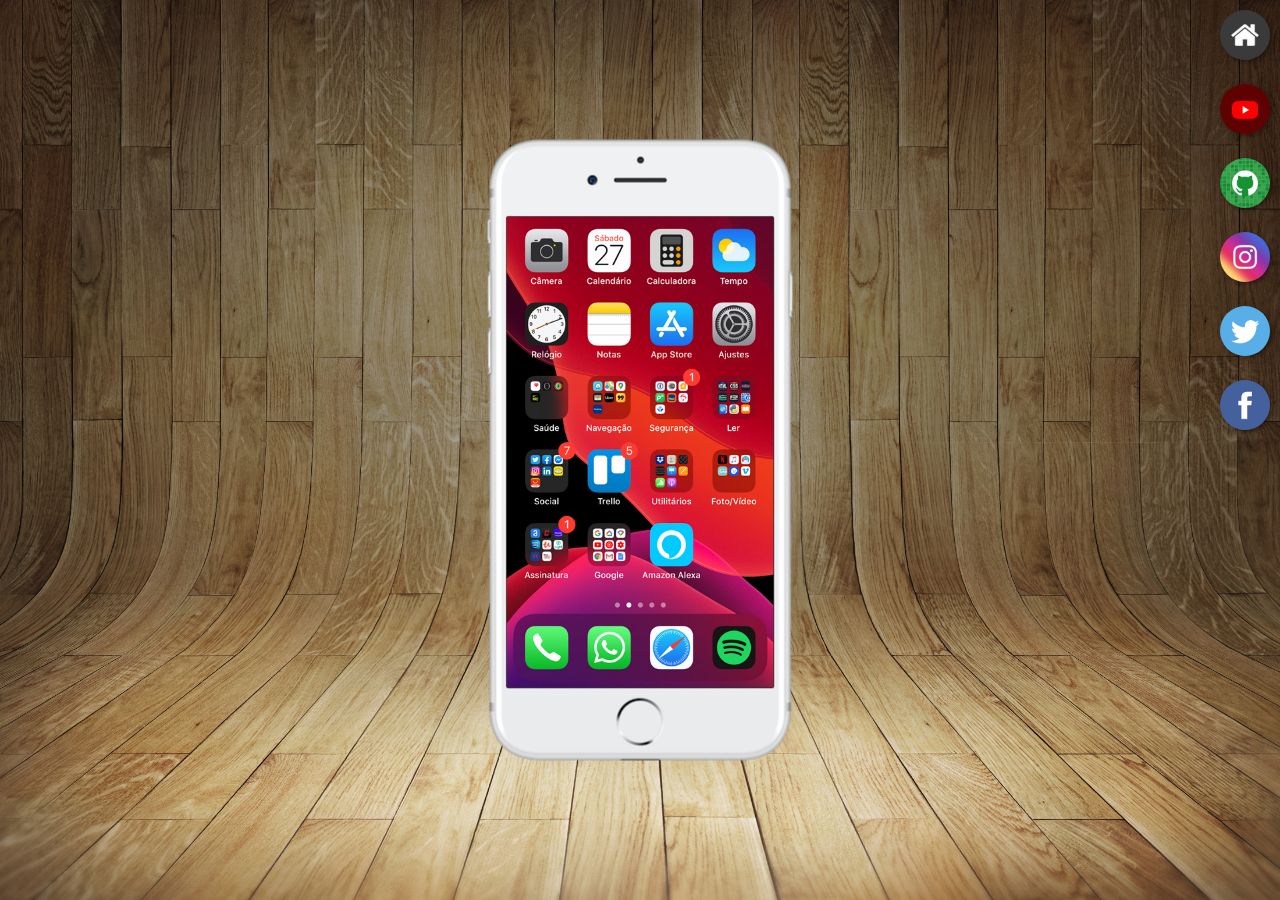
<file: index.html>
<!DOCTYPE html>
<html lang="pt-br">
  <head>
    <meta charset="UTF-8" />
    <meta name="viewport" content="width=device-width, initial-scale=1.0" />
    <link rel="shortcut icon" href="icone.ico" type="image/x-icon" />
    <link rel="stylesheet" href="estilos/style.css" />
    <title>Projeto redes sociais</title>
  </head>
  <body>
    <main>
      <section id="telefone">
        <iframe src="home.html" name="tela" id="tela" frameborder="0">
          <p>Navegador não é compatível com isso!</p>
        </iframe>
      </section>
      <section id="redes-sociais">
        <a href="home.html" target="tela">
          <img src="imagens/logo-home.jpg" alt="Home" />
        </a>
        <br />
        <a href="youtube.html" target="tela"
          ><img src="imagens/logo-youtube.jpg" alt="YouTube"
        /></a>
        <br />
        <a href="github.html" target="tela"
          ><img src="imagens/logo-github.jpg" alt="GitHub"
        /></a>
        <br />
        <a href="instagram.html" target="tela"
          ><img src="imagens/logo-instagram.jpg" alt="Instagram"
        /></a>
        <br />
        <a href="twitter.html" target="tela"
          ><img src="imagens/logo-twitter.jpg" alt="Twitter"
        /></a>
        <br />
        <a href="facebook.html" target="tela"
          ><img src="imagens/logo-facebook.jpg" alt="Facebook"
        /></a>
      </section>
    </main>
  </body>
</html>
</file>
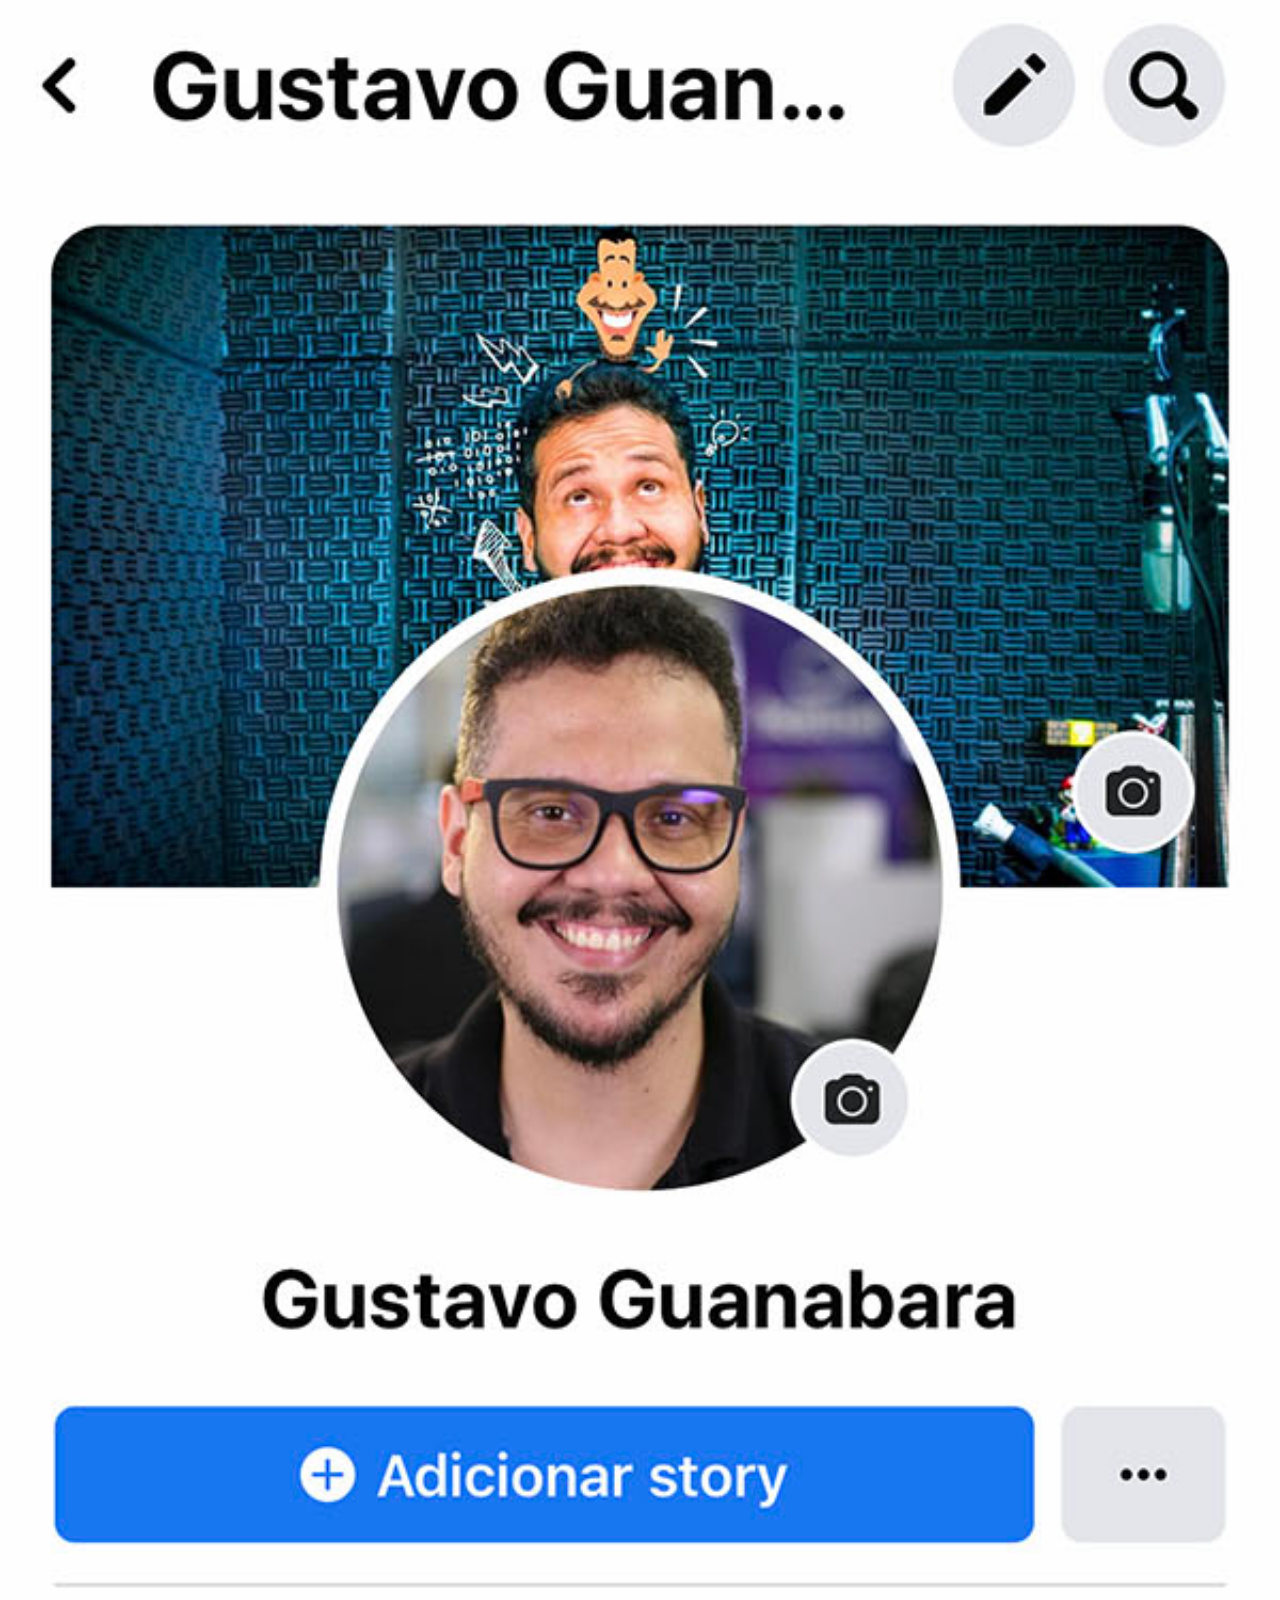
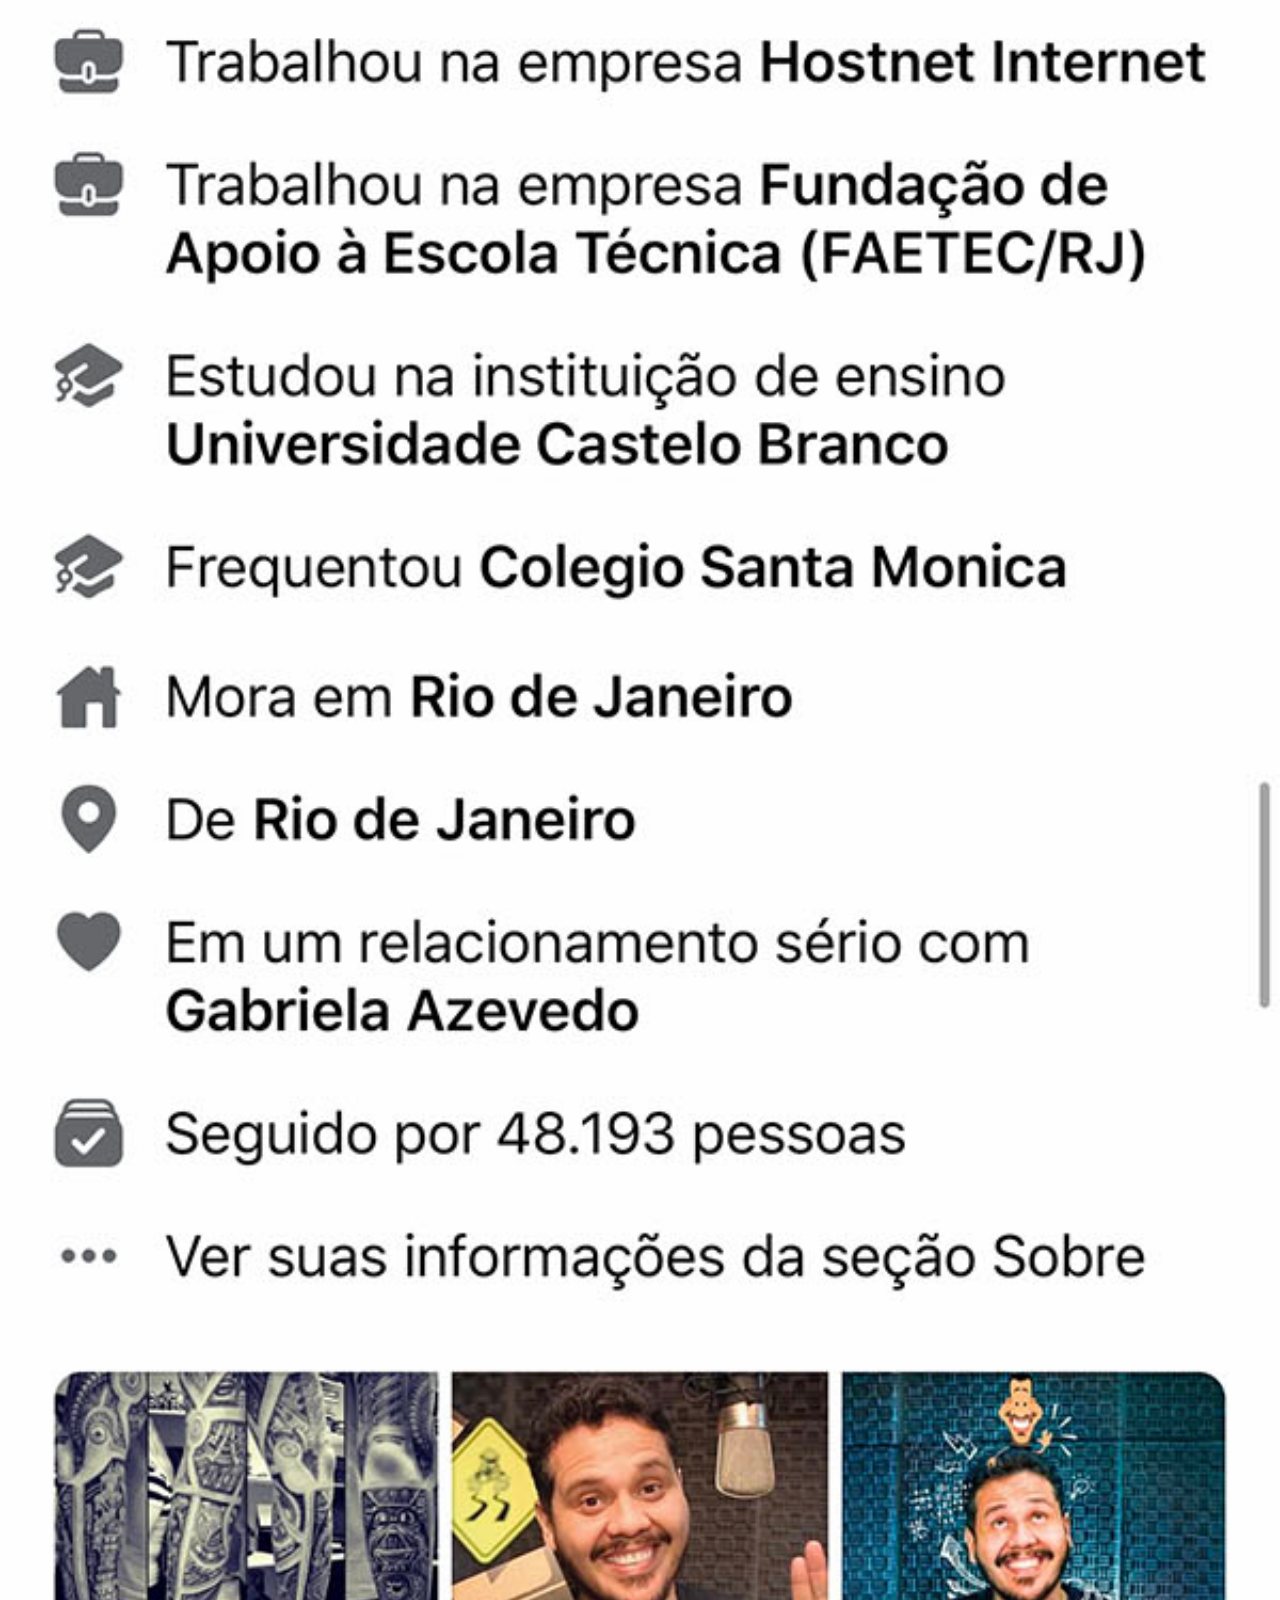
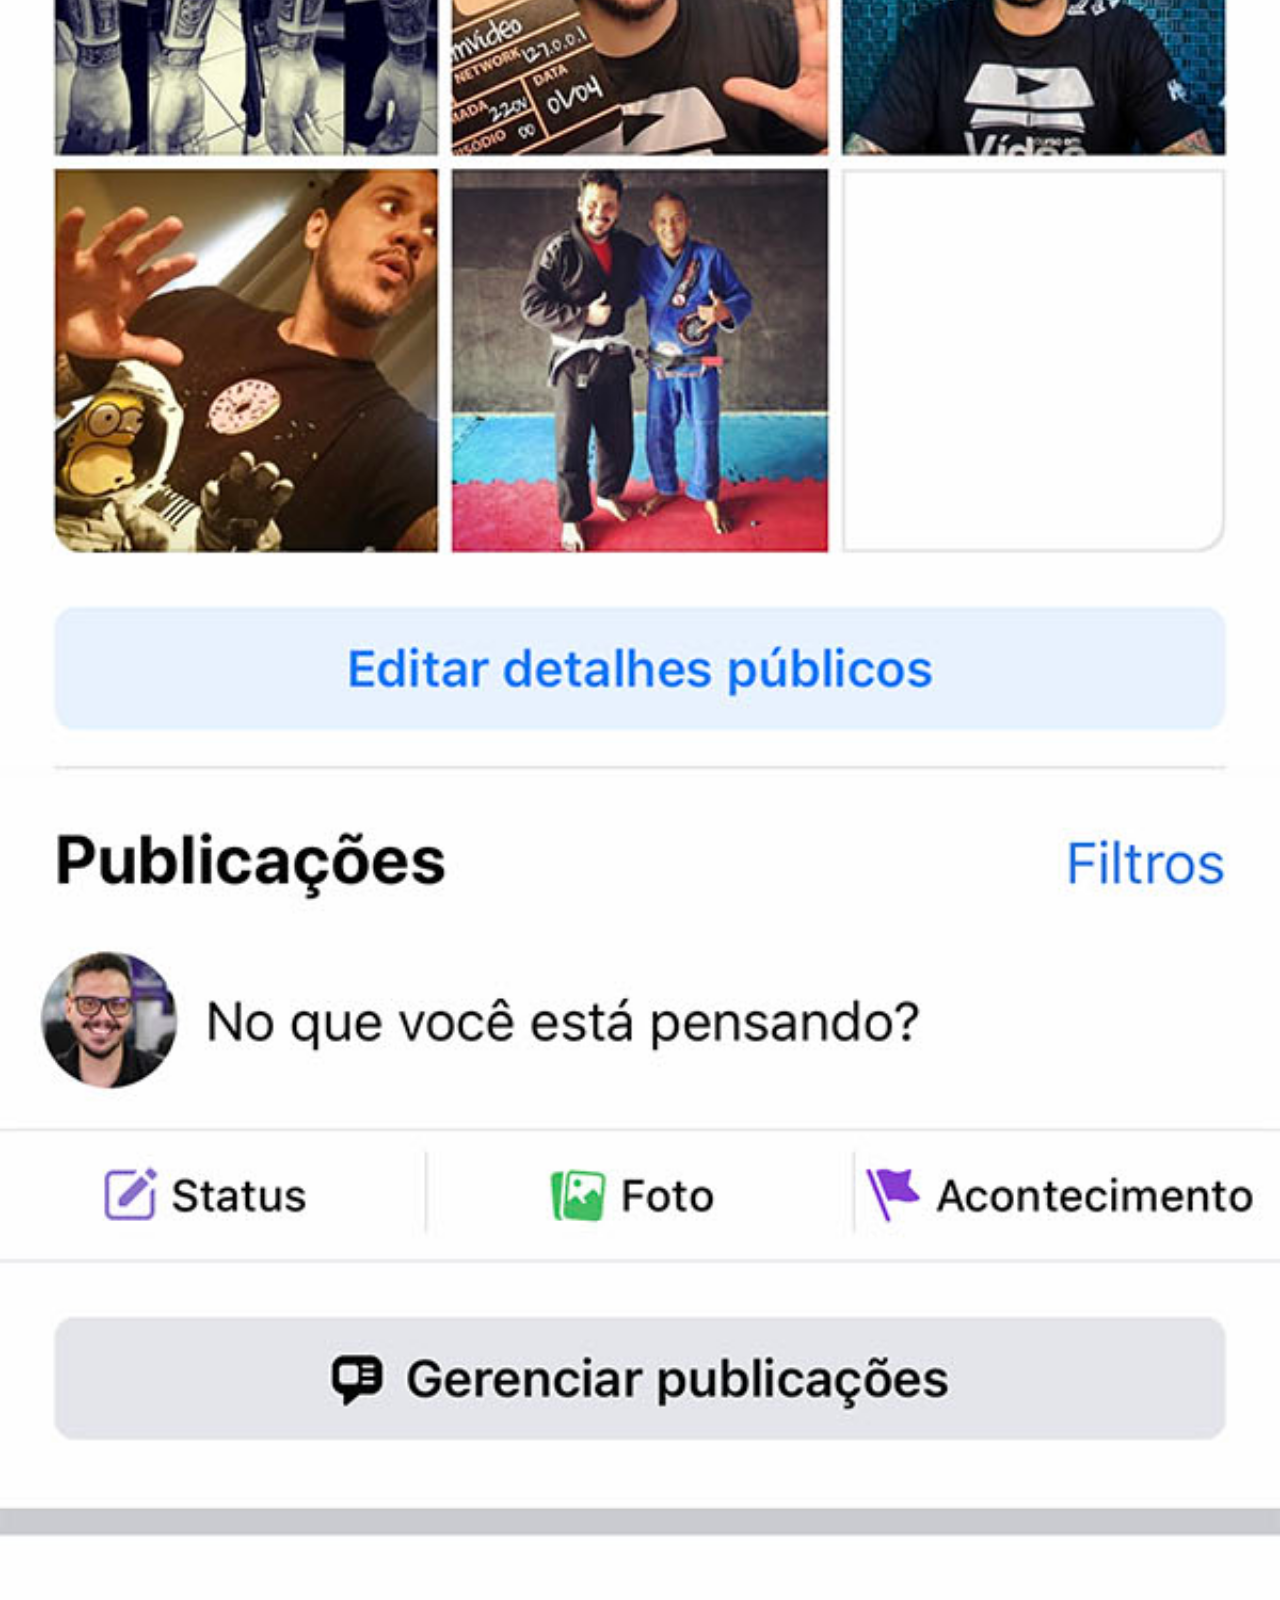
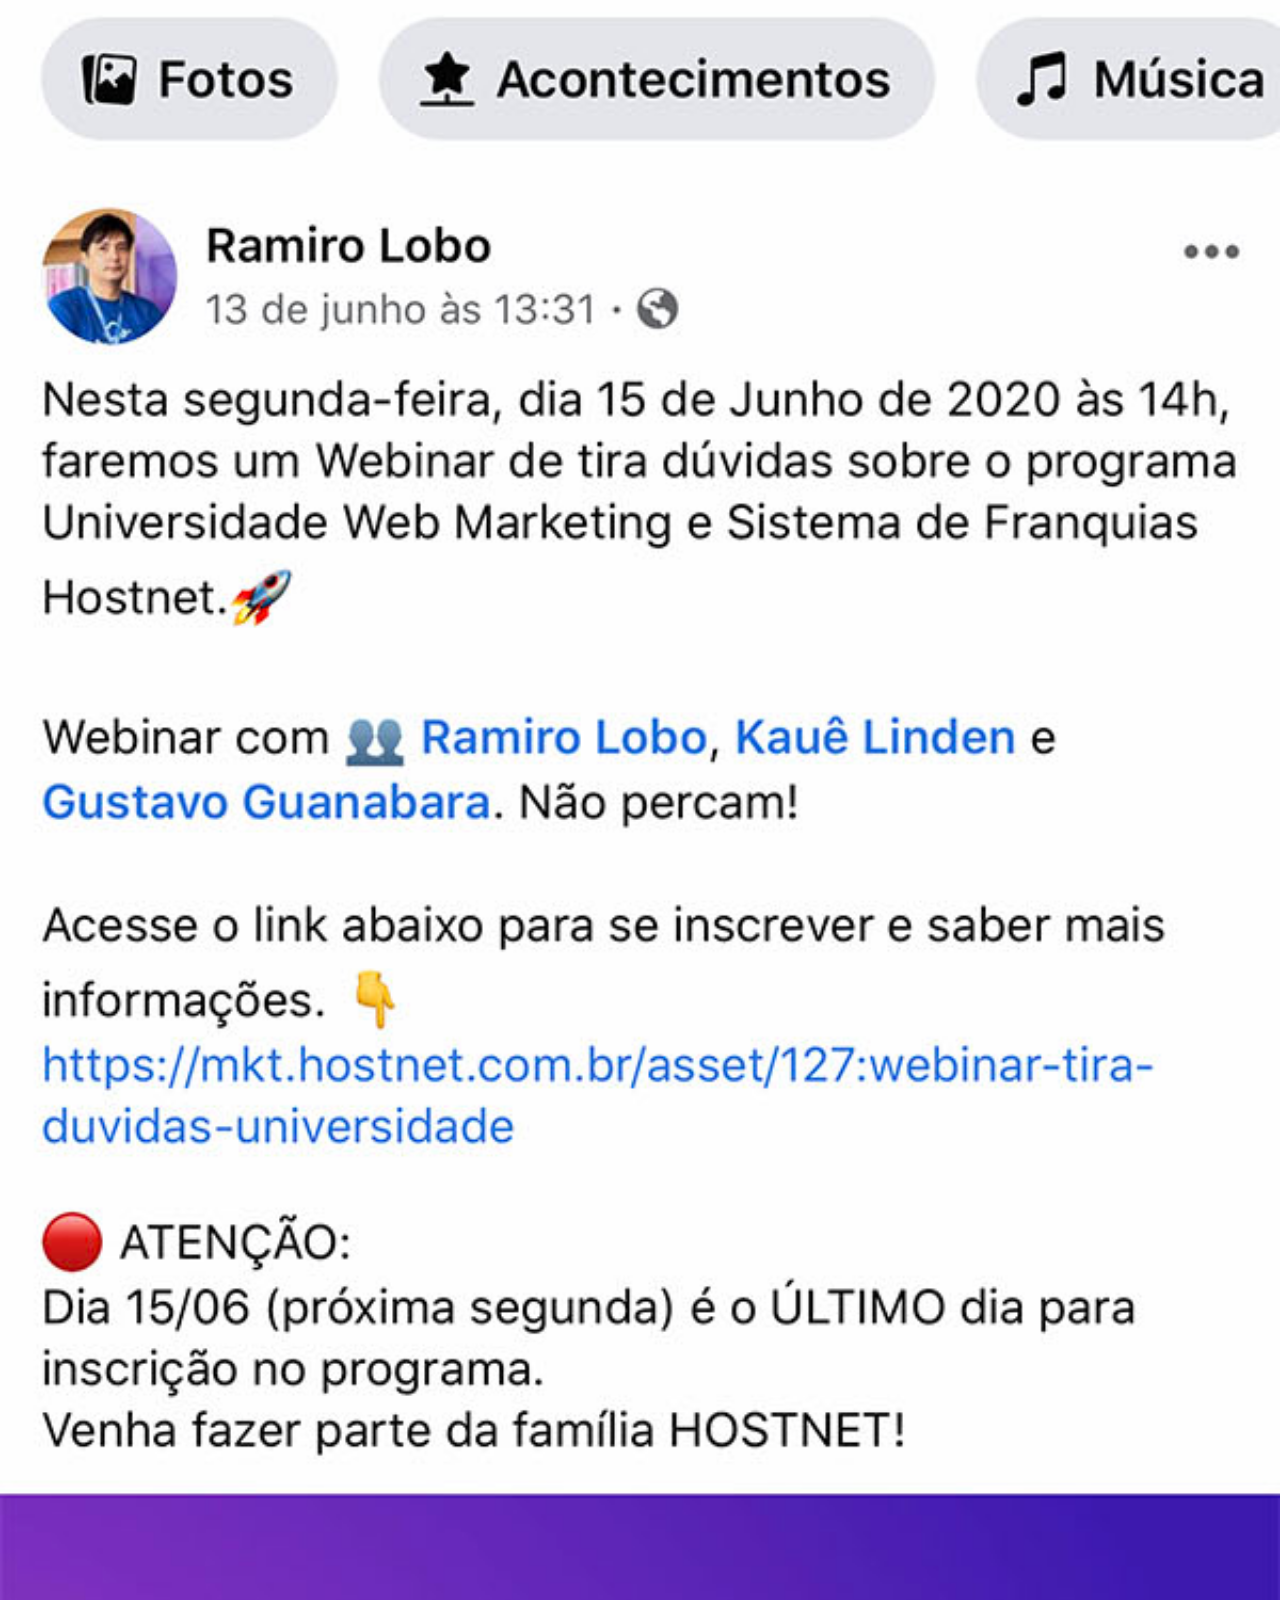
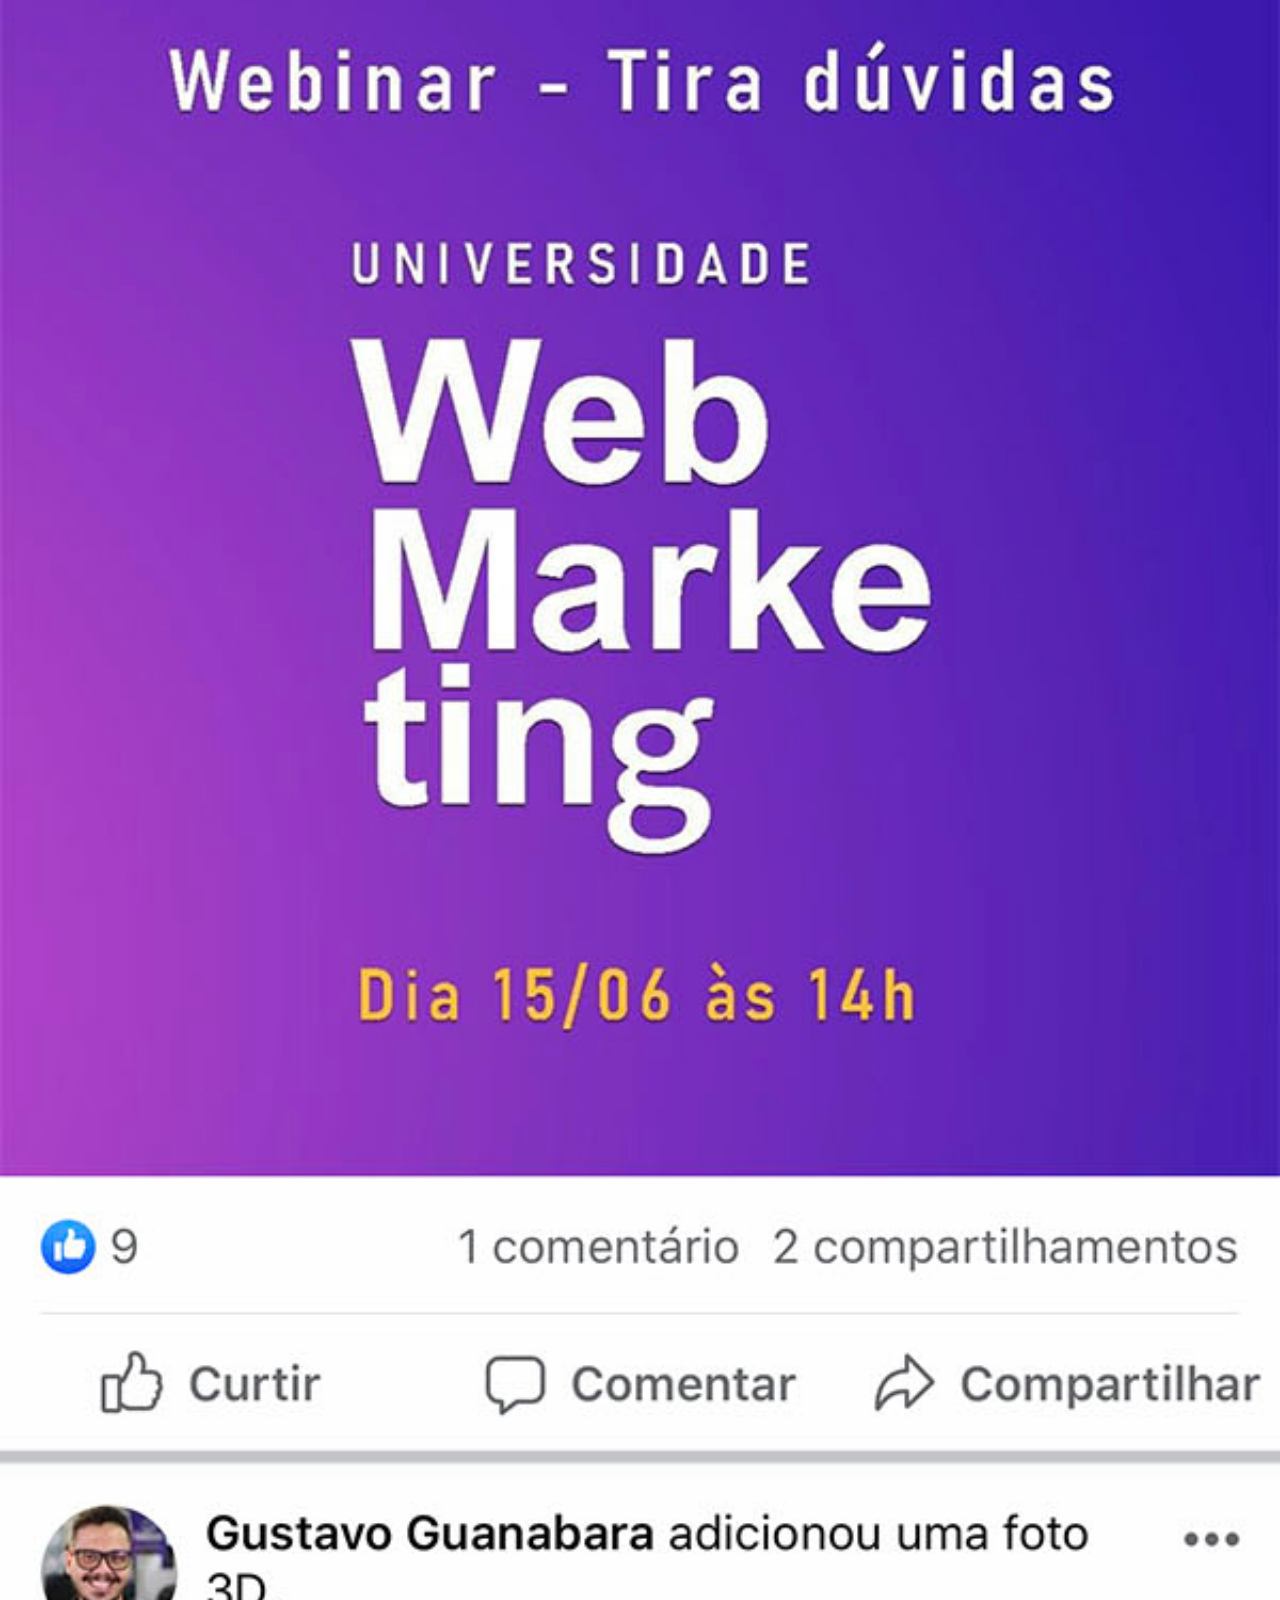
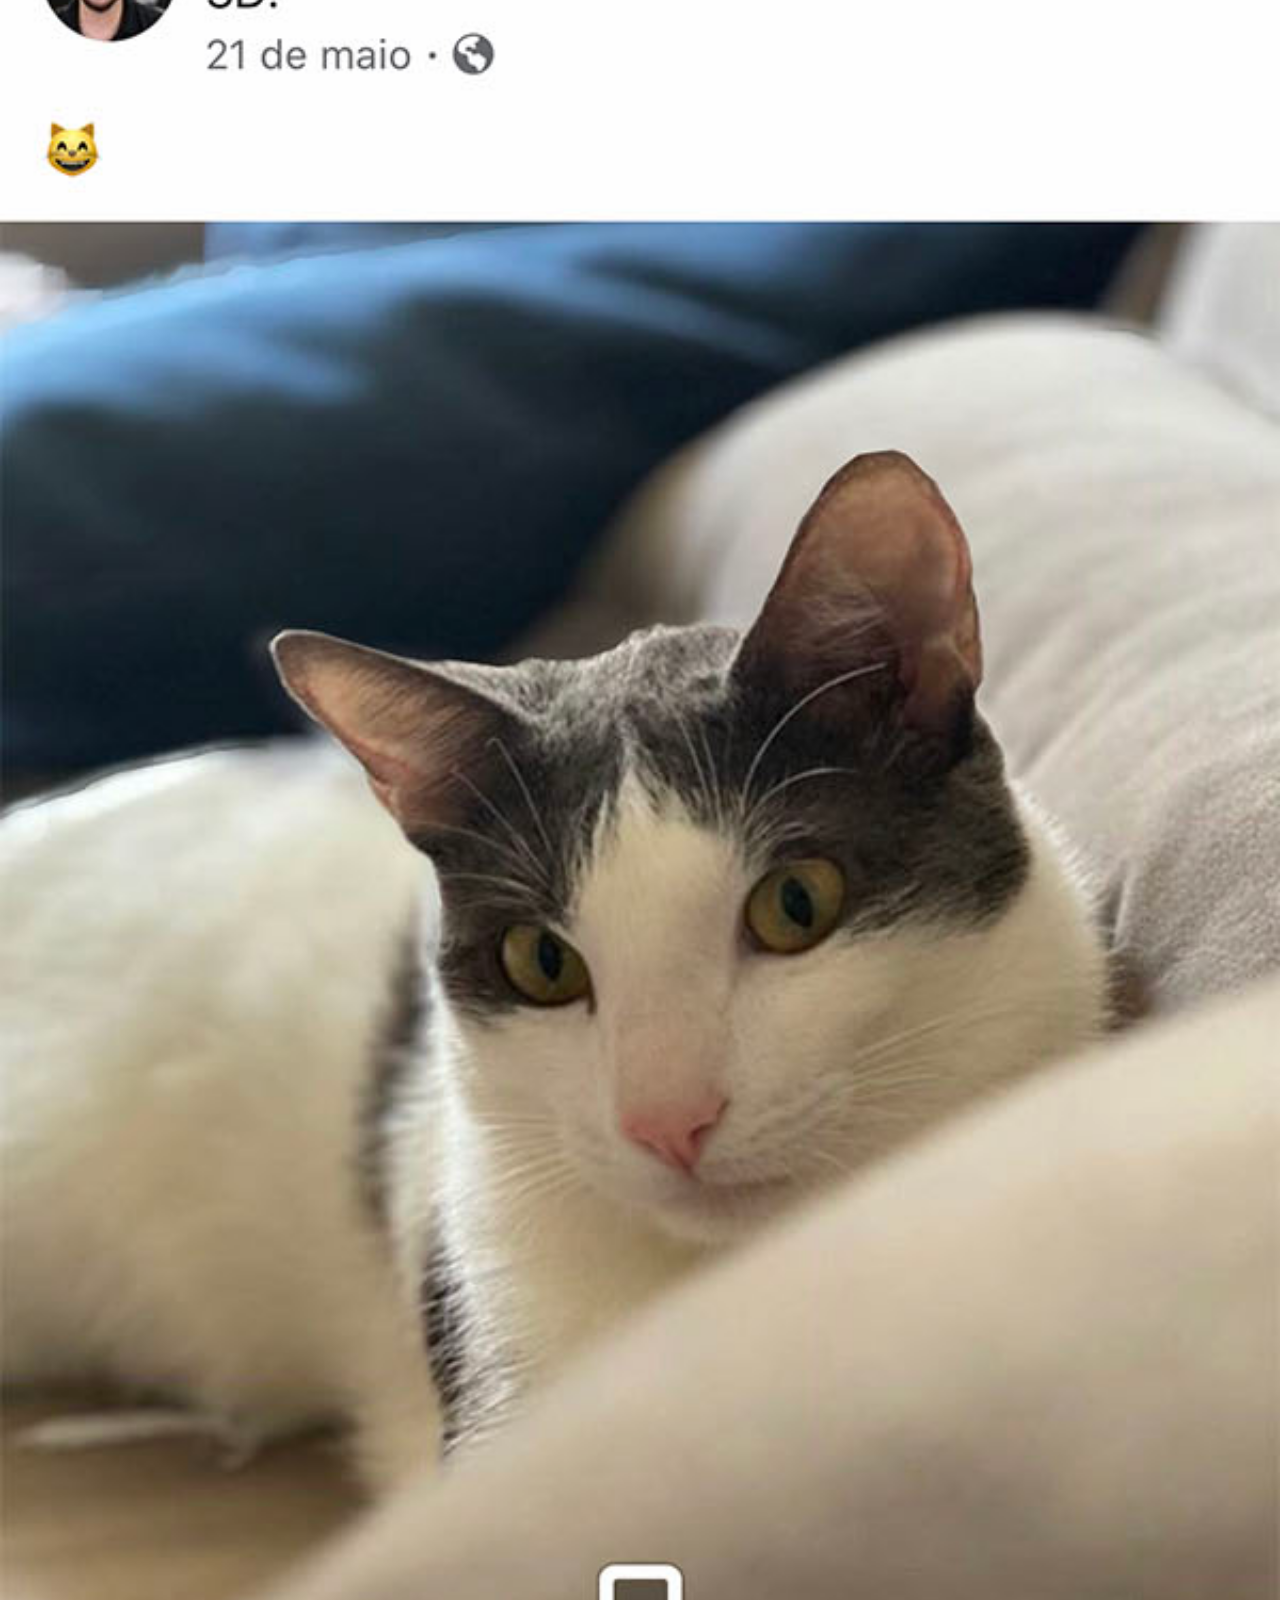
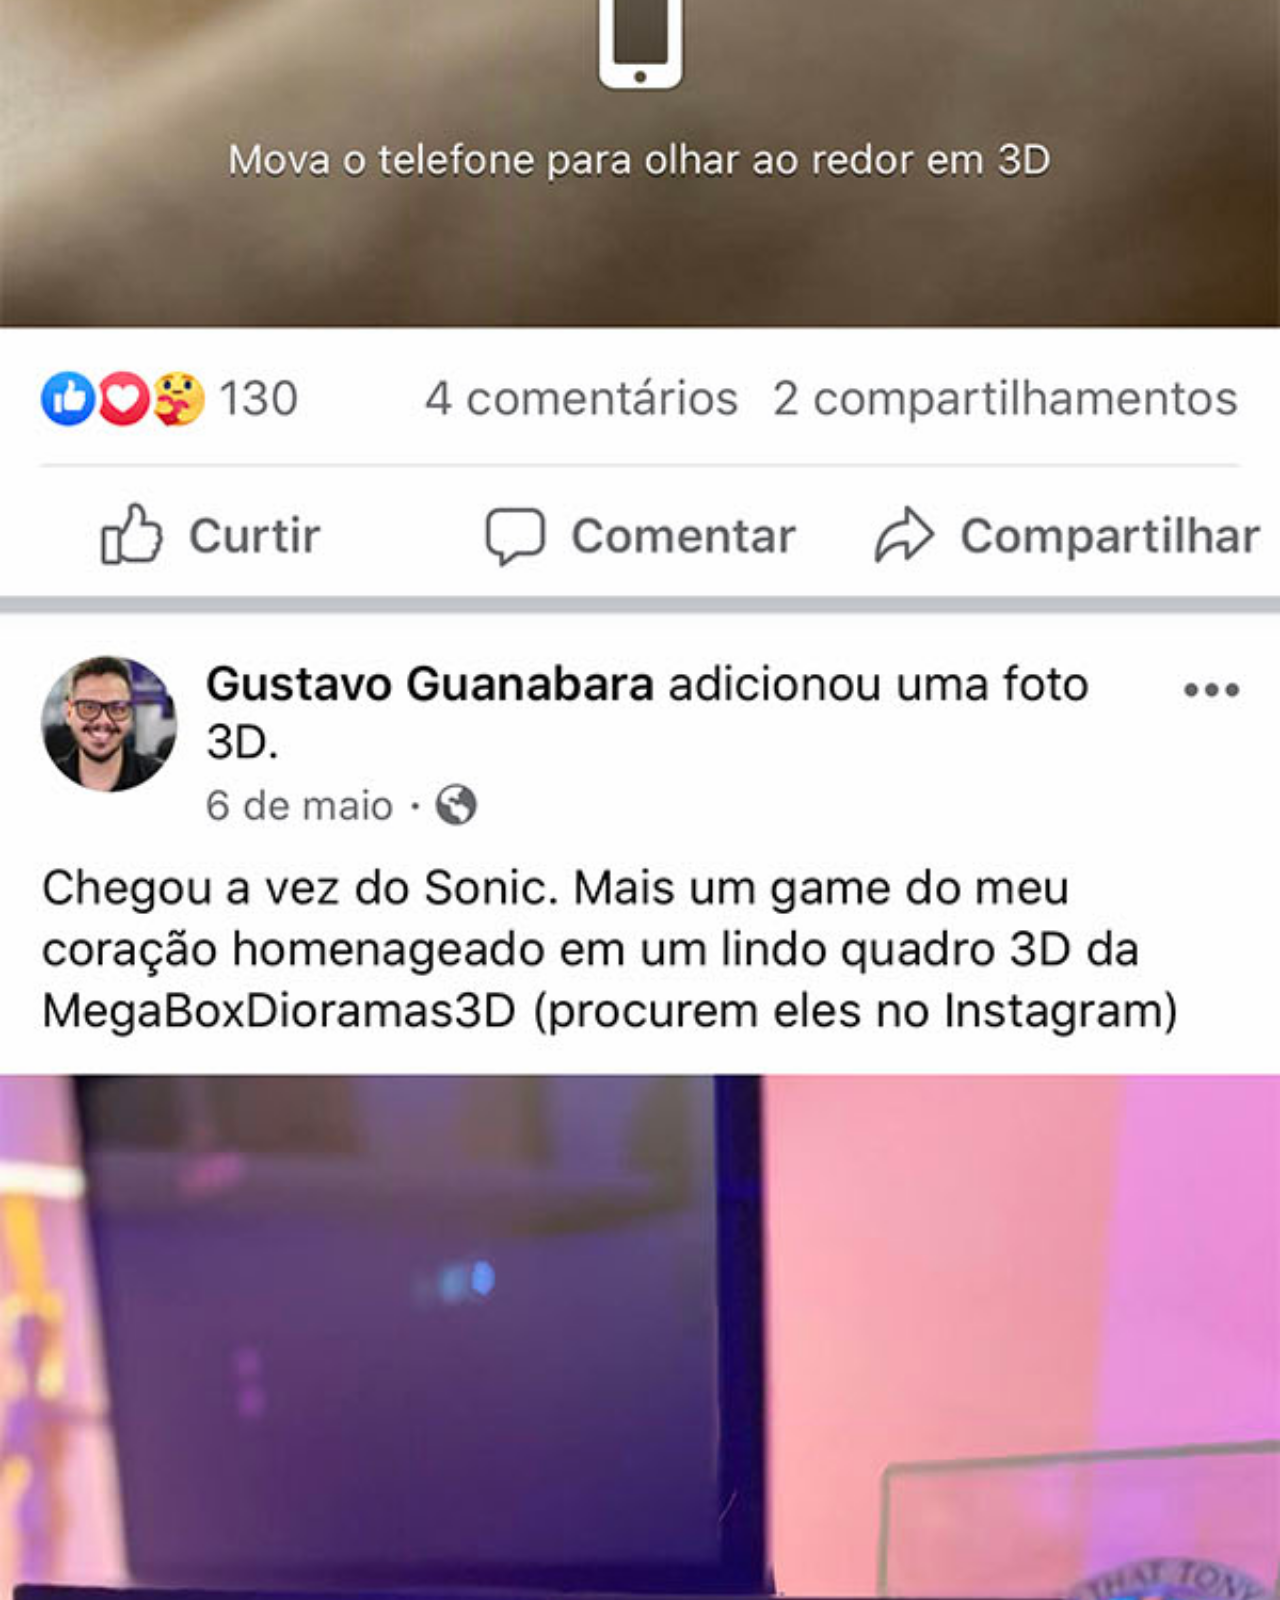
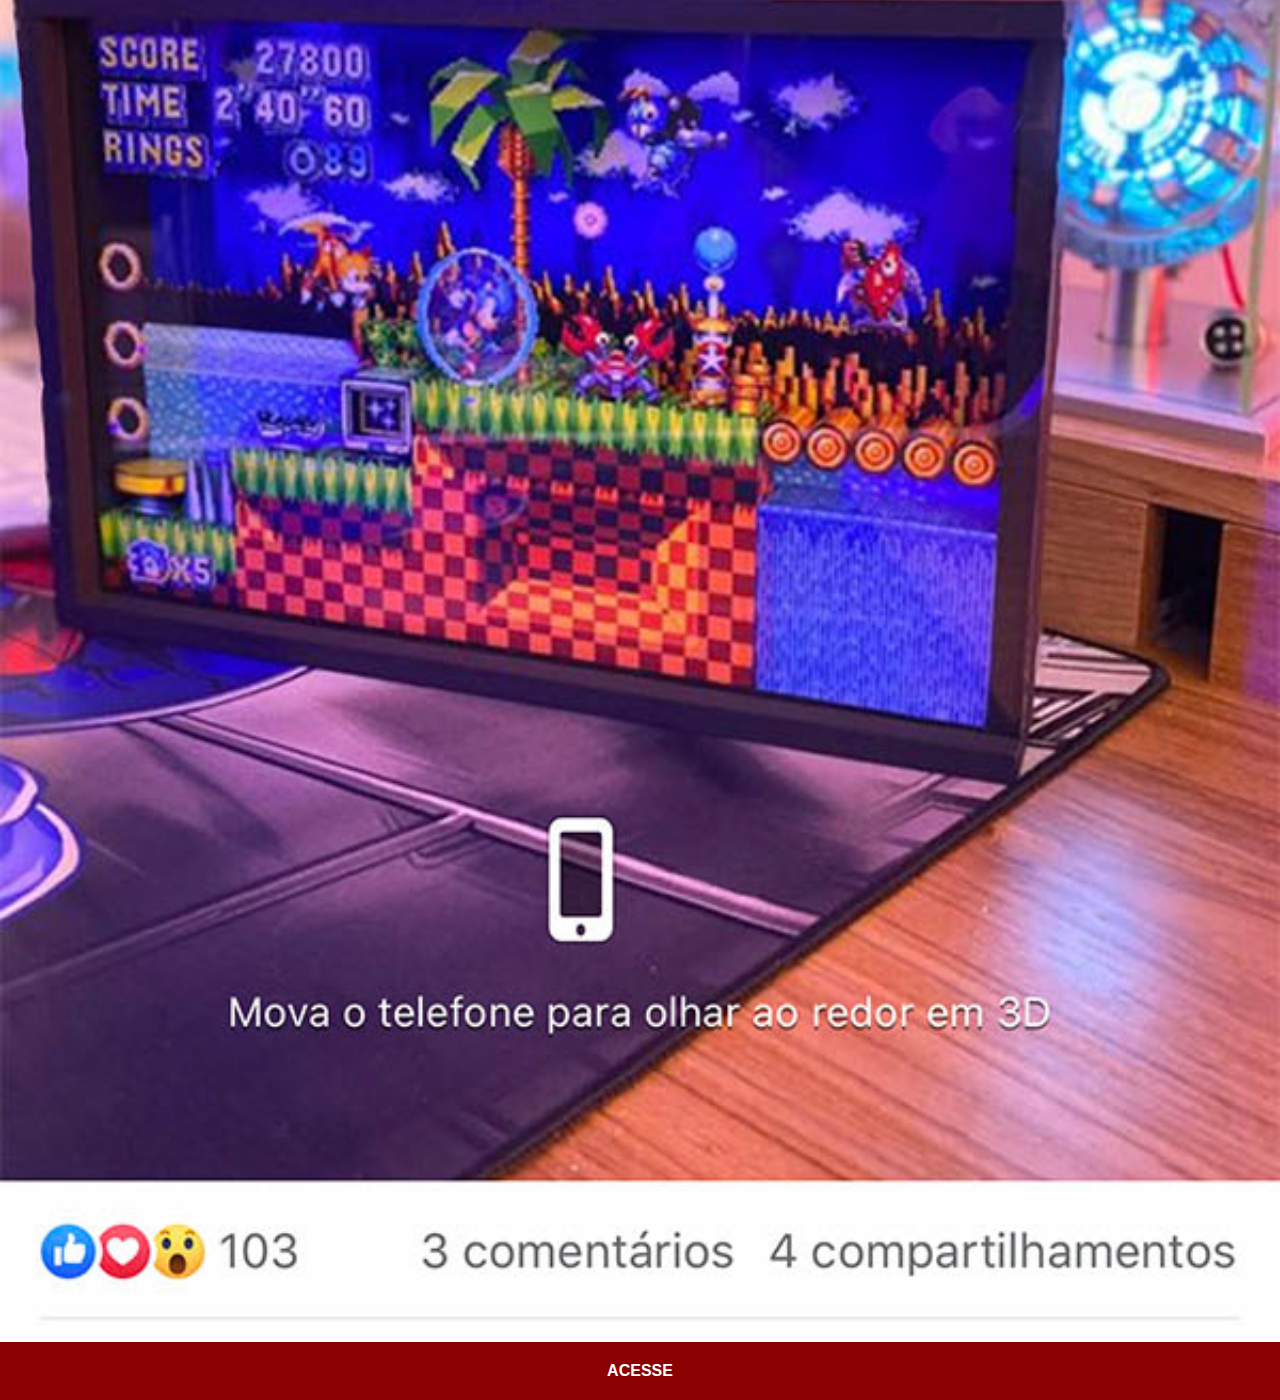
<file: facebook.html>
<!DOCTYPE html>
<html lang="pt-br">
<head>
    <meta charset="UTF-8">
    <meta name="viewport" content="width=device-width, initial-scale=1.0">
    <title>Facebook</title>
    <link rel="stylesheet" href="estilos/social.css">
</head>
<body>
    <img src="imagens/tela-facebook.jpg" alt="Facebook">
    <a href="https://www.facebook.com/?locale=pt_BR" target="_blank"></a>
</body>
</html>
</file>
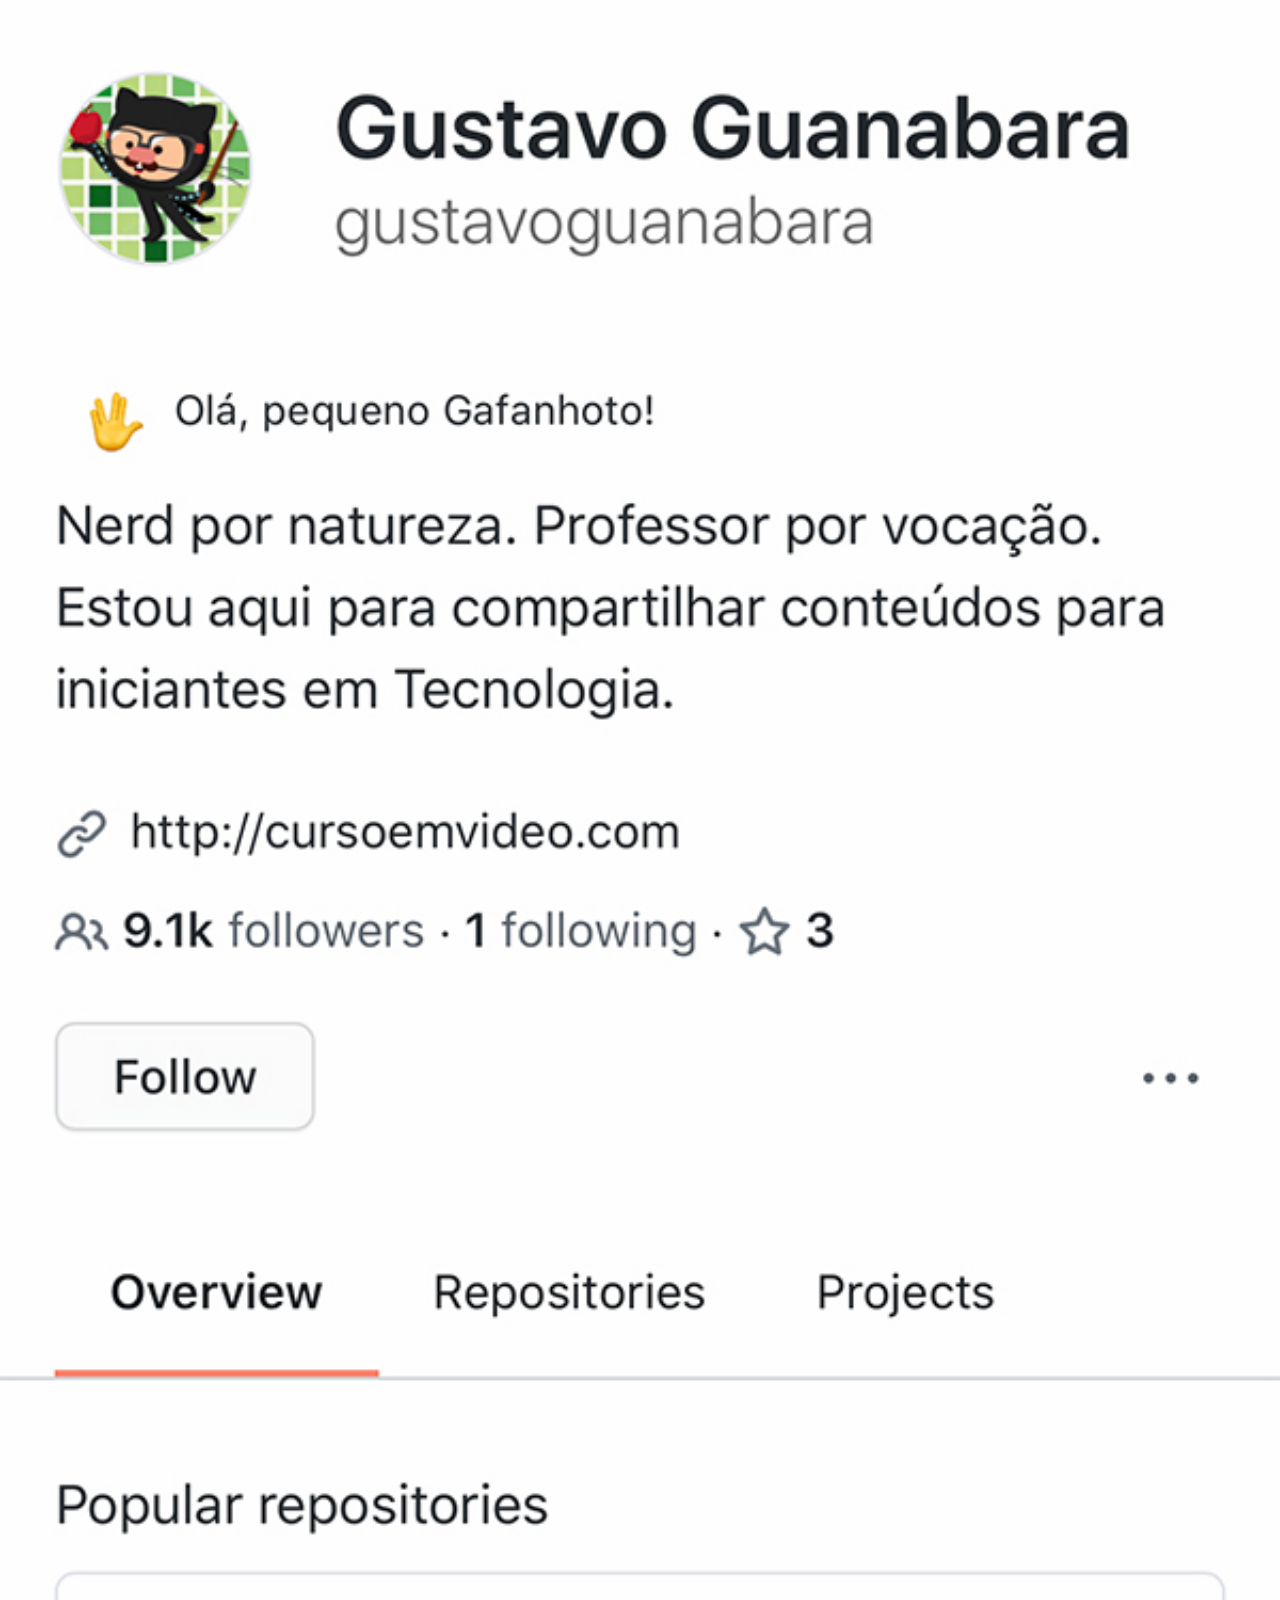
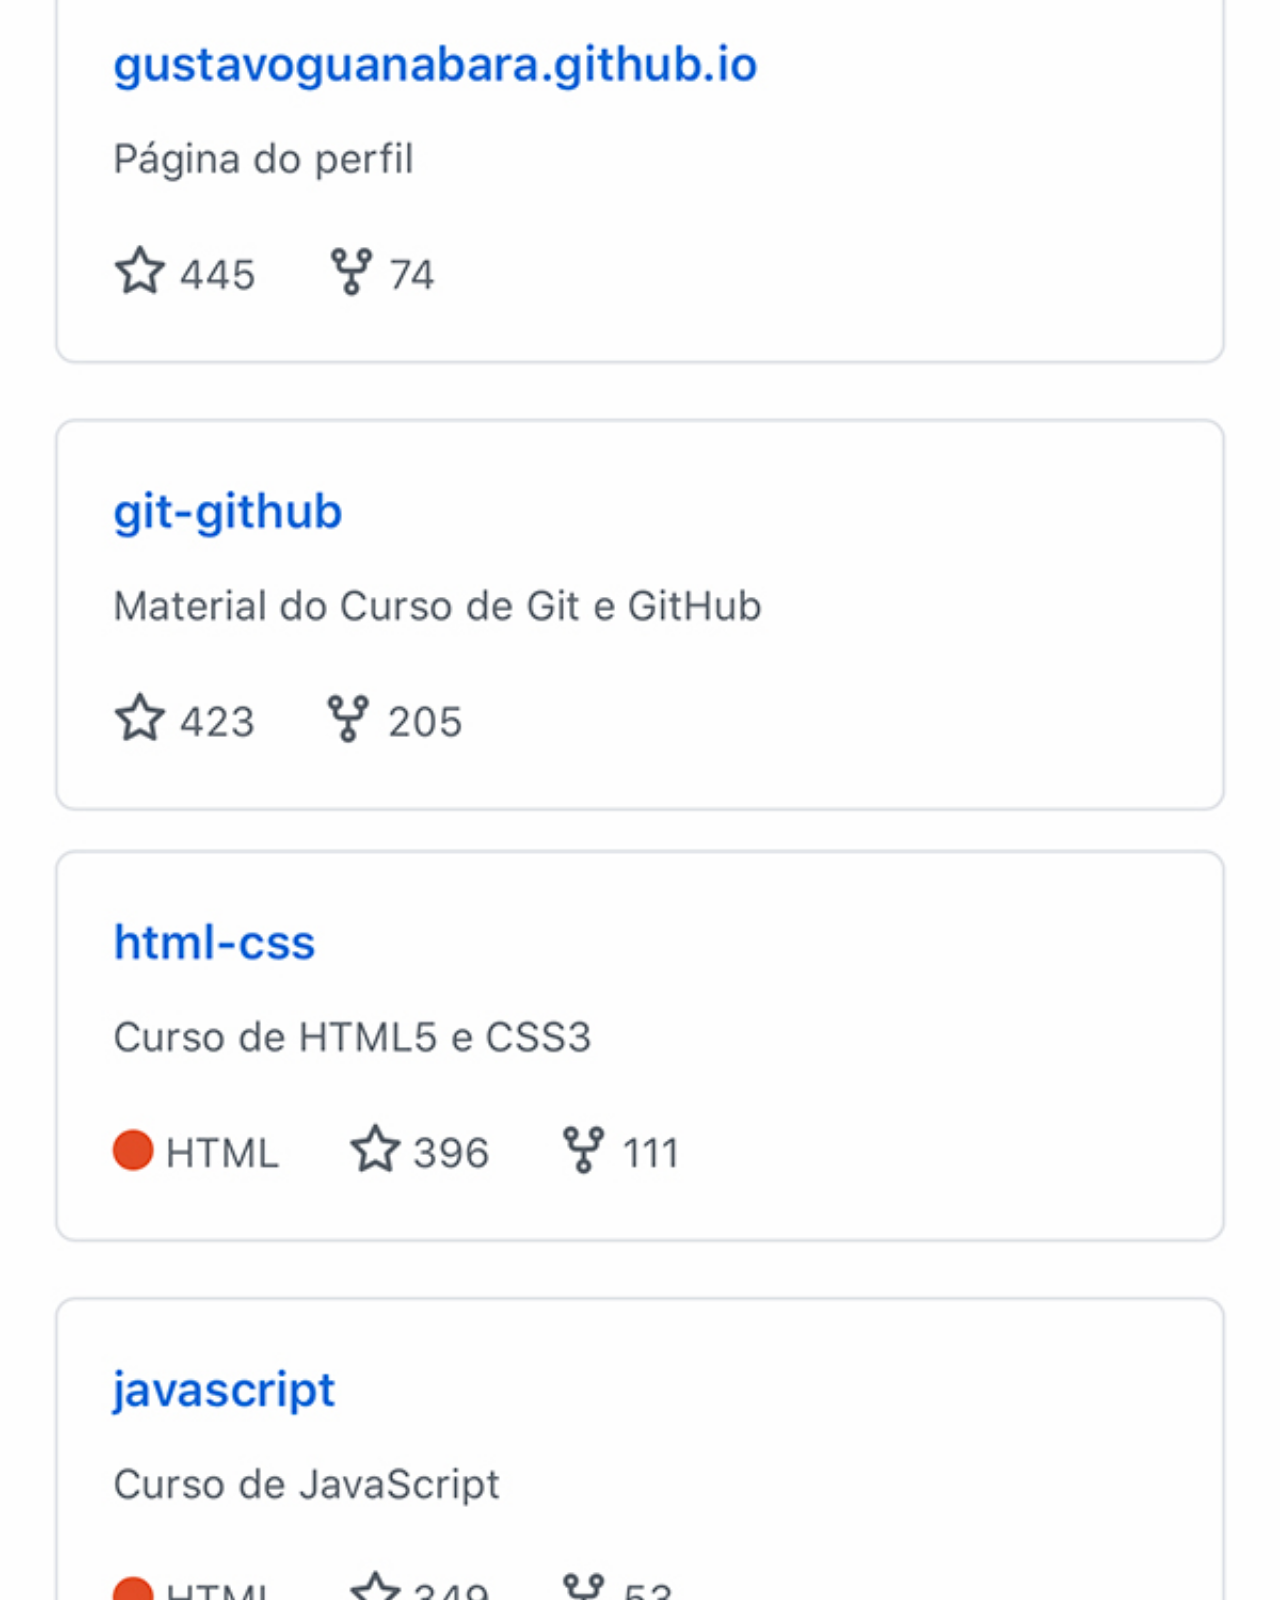
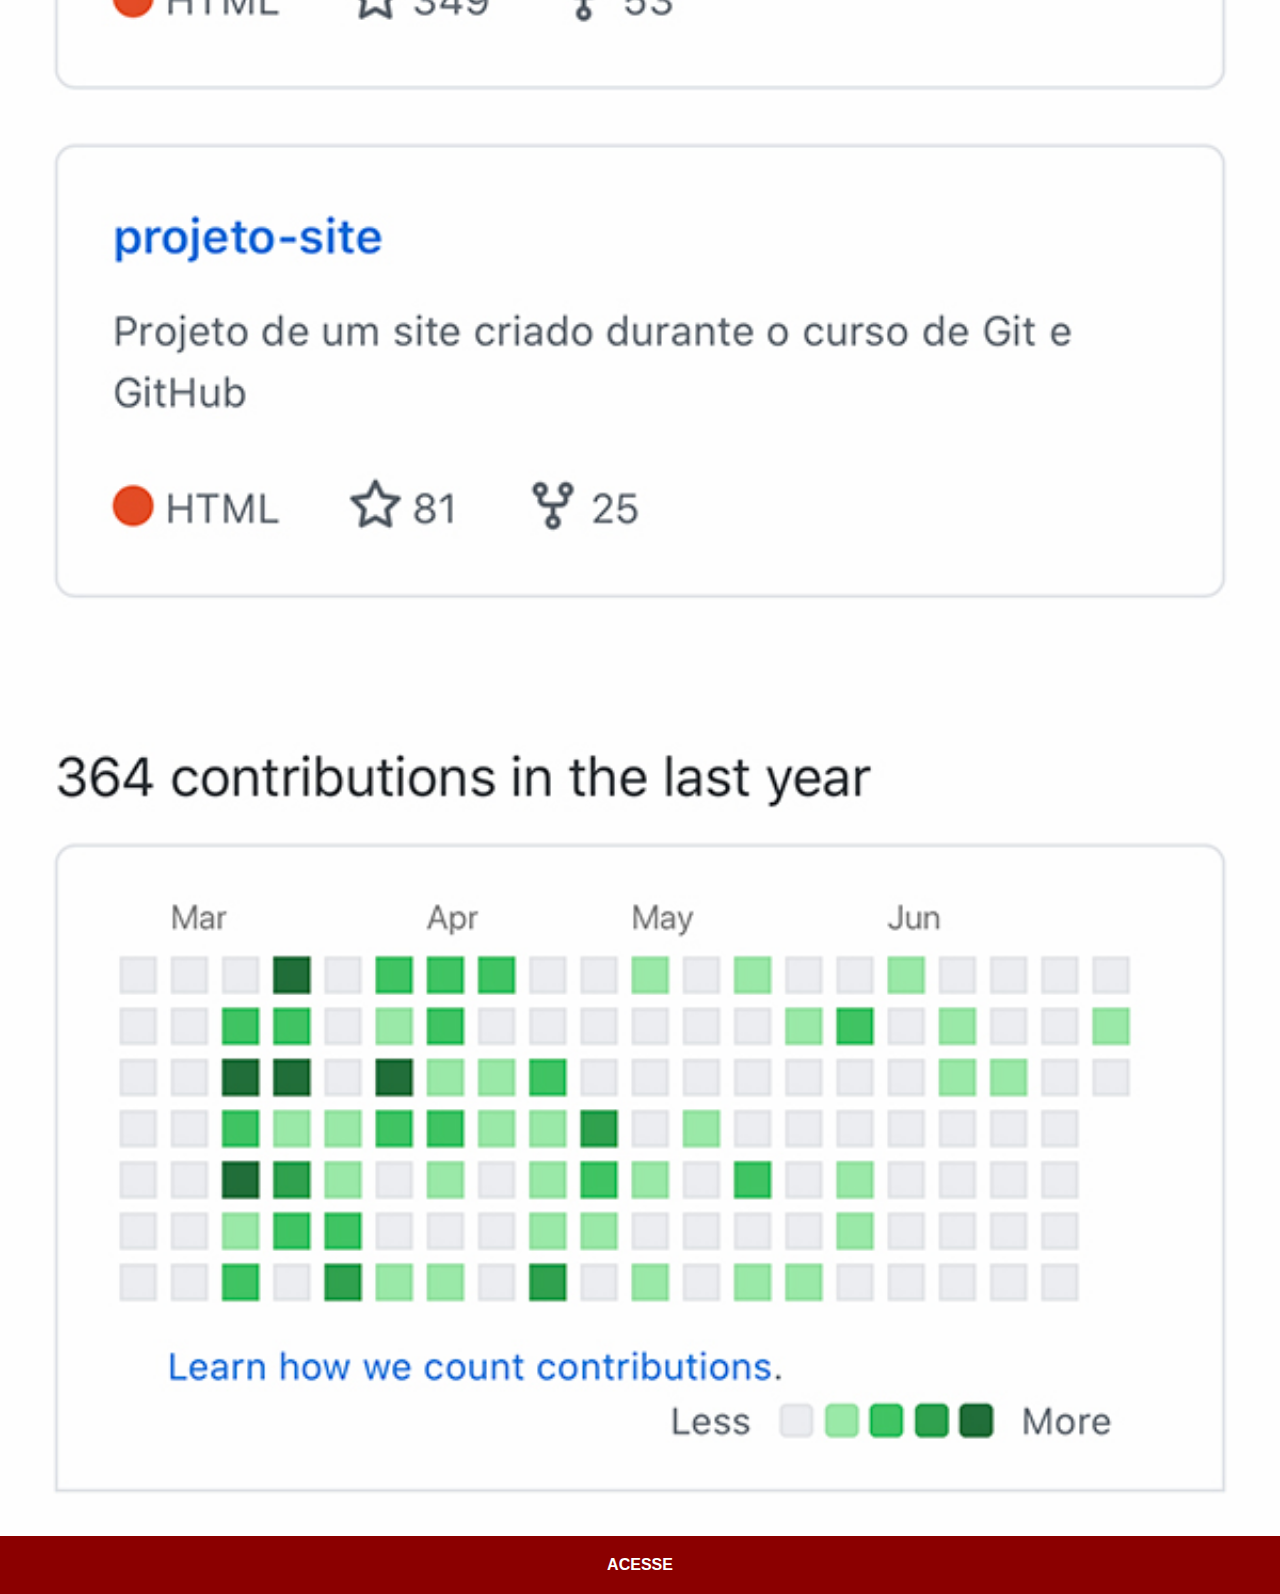
<file: github.html>
<!DOCTYPE html>
<html lang="pt-br">
<head>
    <meta charset="UTF-8">
    <meta name="viewport" content="width=device-width, initial-scale=1.0">
    <title>GitHub</title>
    <link rel="stylesheet" href="estilos/social.css">
</head>
<body>
    <img src="imagens/tela-github.jpg" alt="GitHub">
    <a href="https://github.com/Joao-Pedro-Castro-2003"></a>
</body>
</html>
</file>
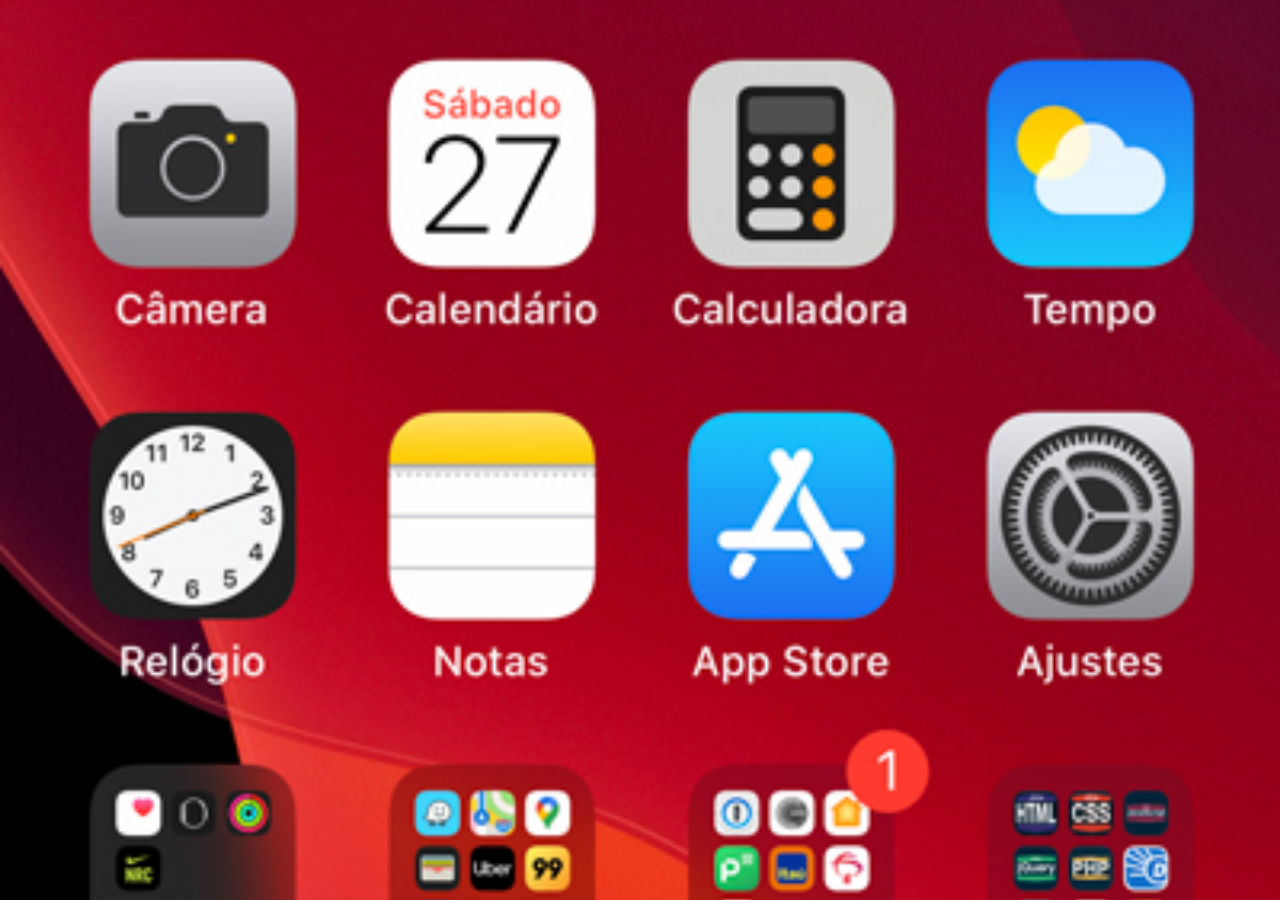
<file: home.html>
<!DOCTYPE html>
<html lang="en">
<head>
    <meta charset="UTF-8">
    <meta name="viewport" content="width=device-width, initial-scale=1.0">
    <title>Document</title>
    <style>
        *{
            margin: 0px;
            padding: 0px;
        }
        body{
            width: 100vw;
            height: 100vh;
            background: black url(imagens/tela-home.jpg) no-repeat top center;
            background-size: cover;
        }
    </style>
</head>
<body>
    
</body>
</html>
</file>
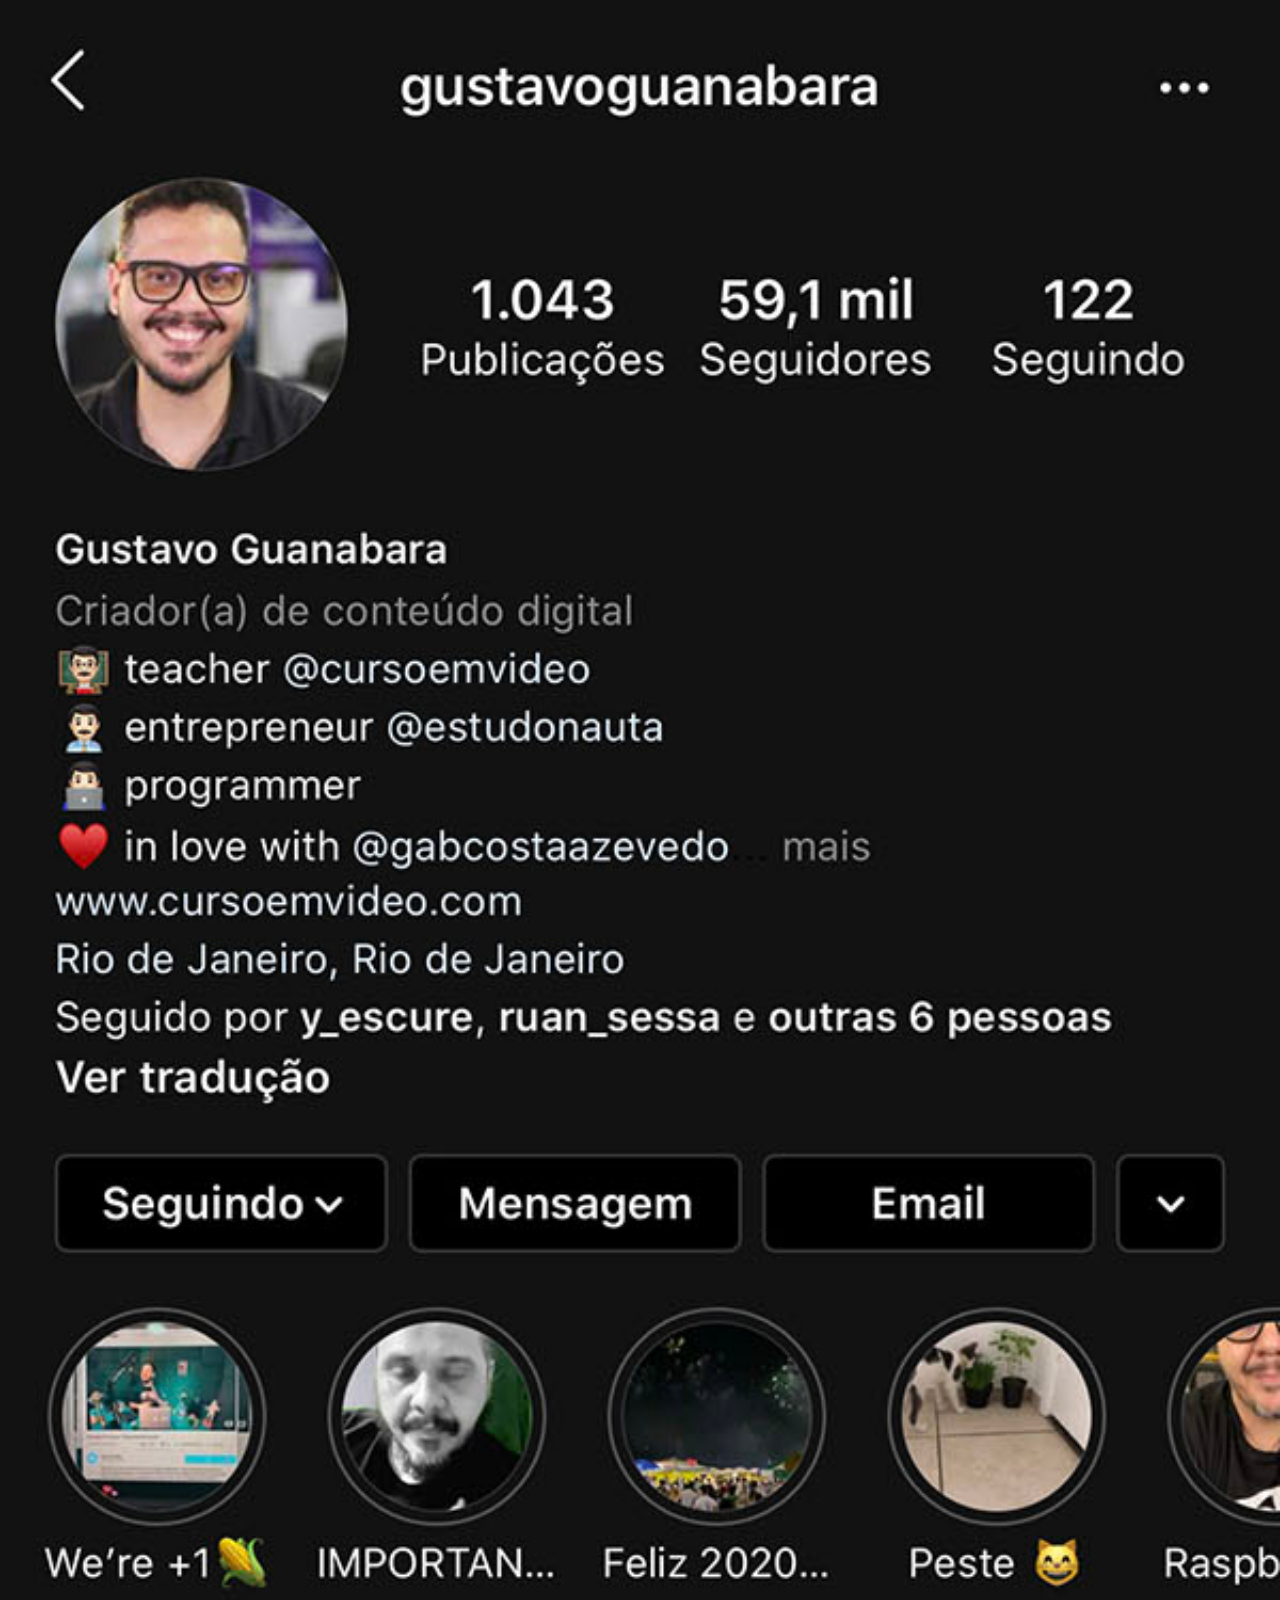
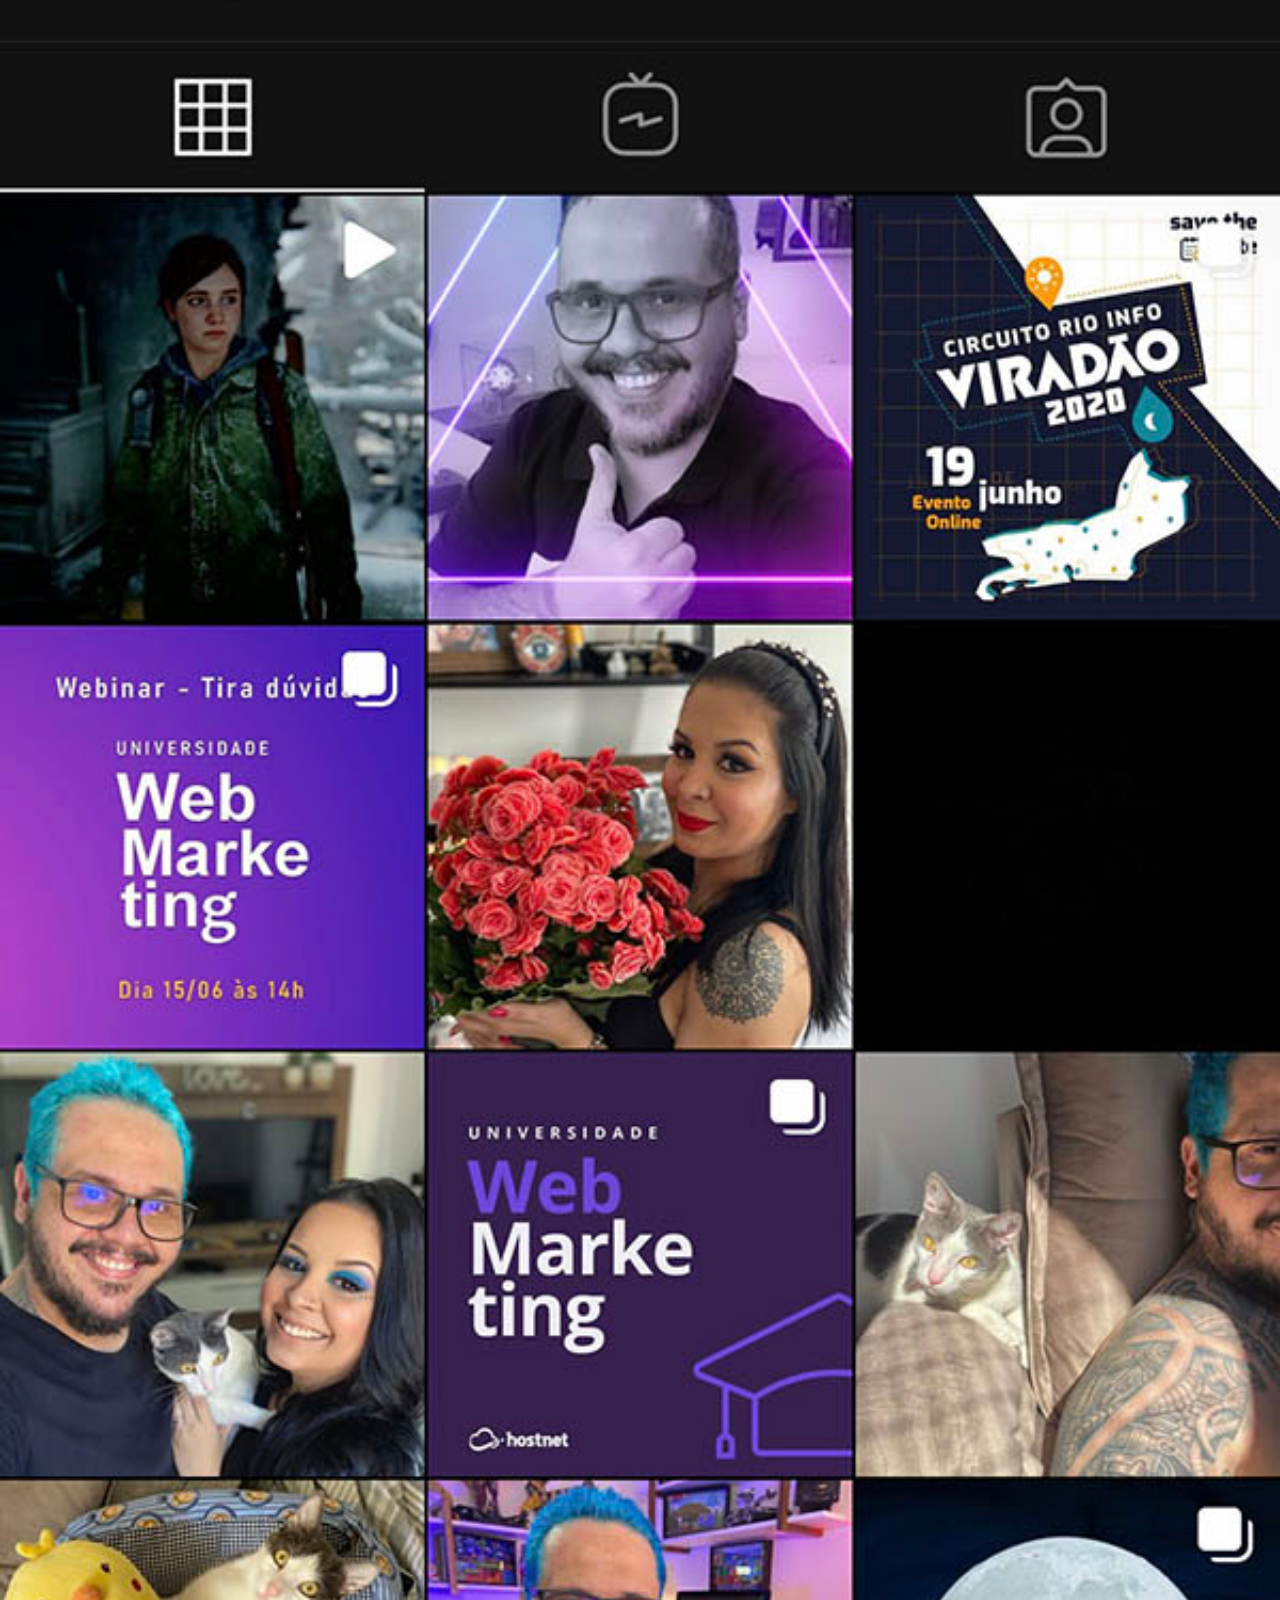
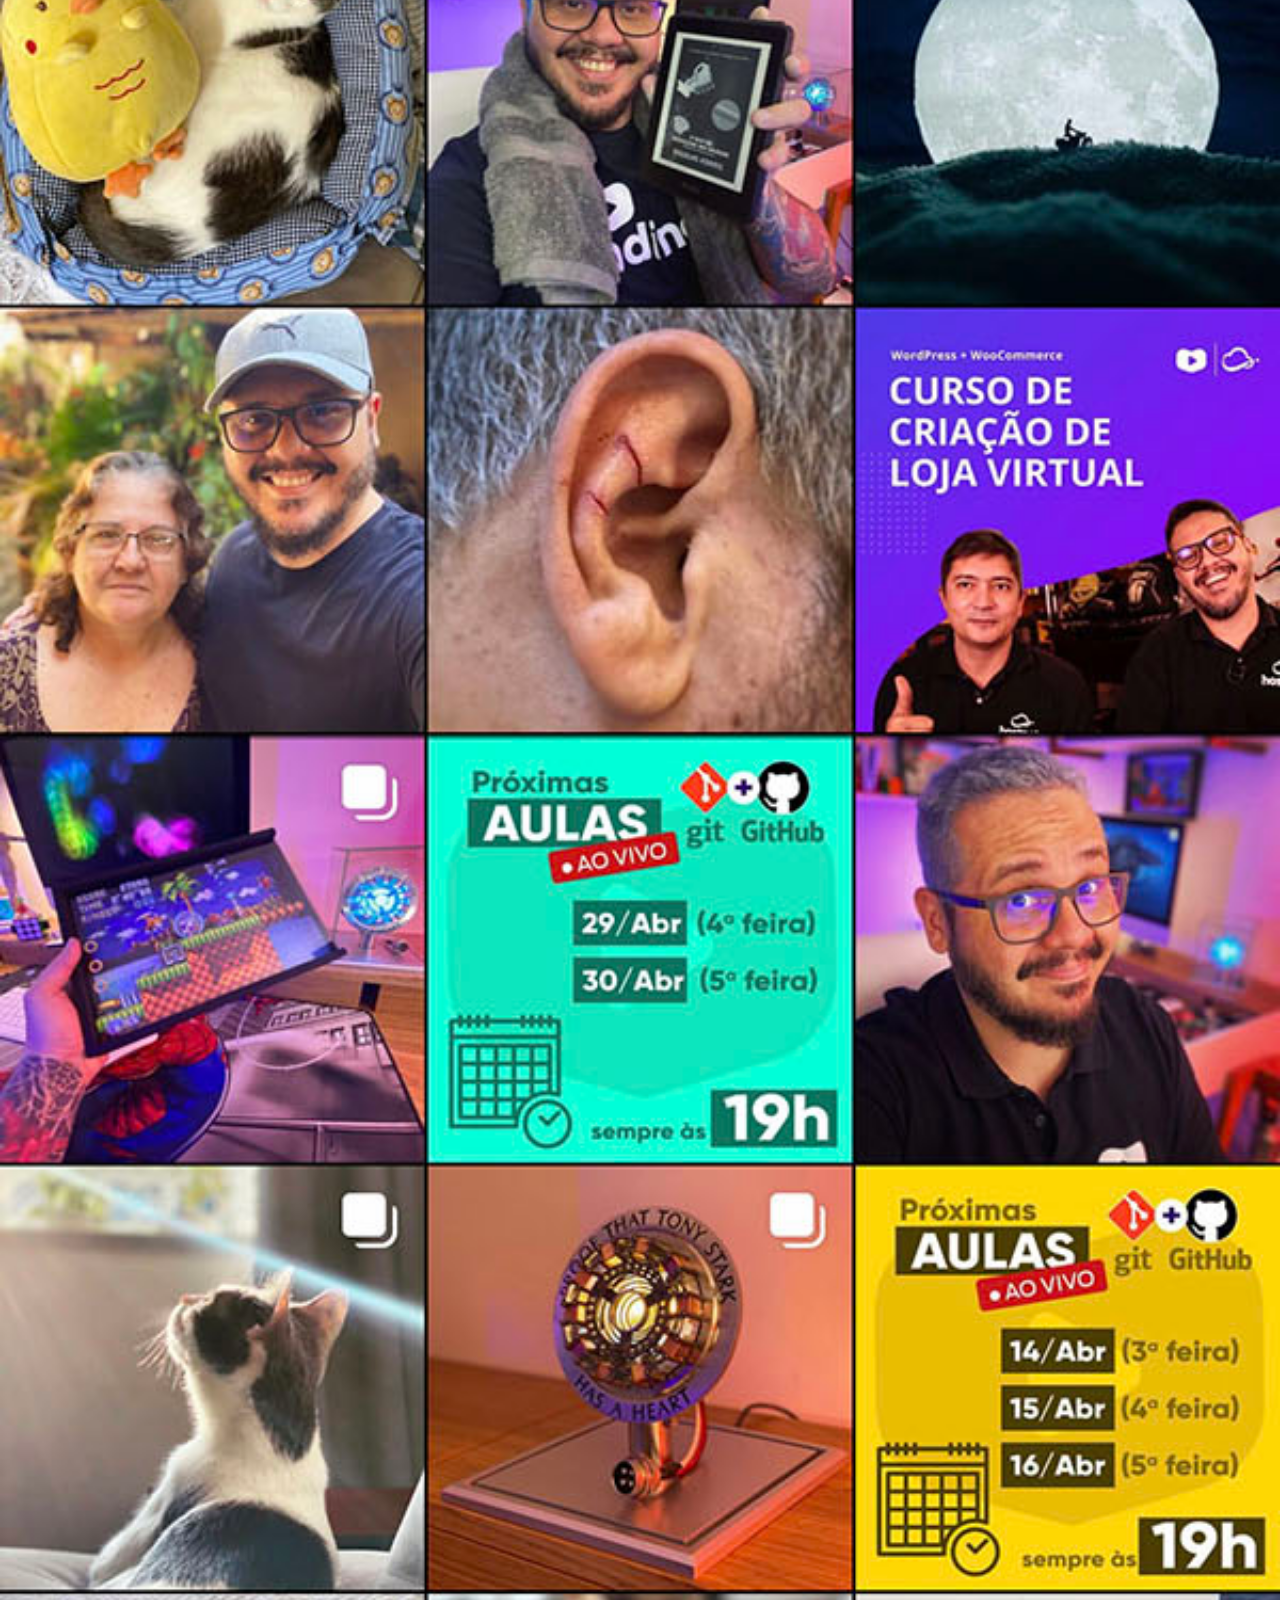
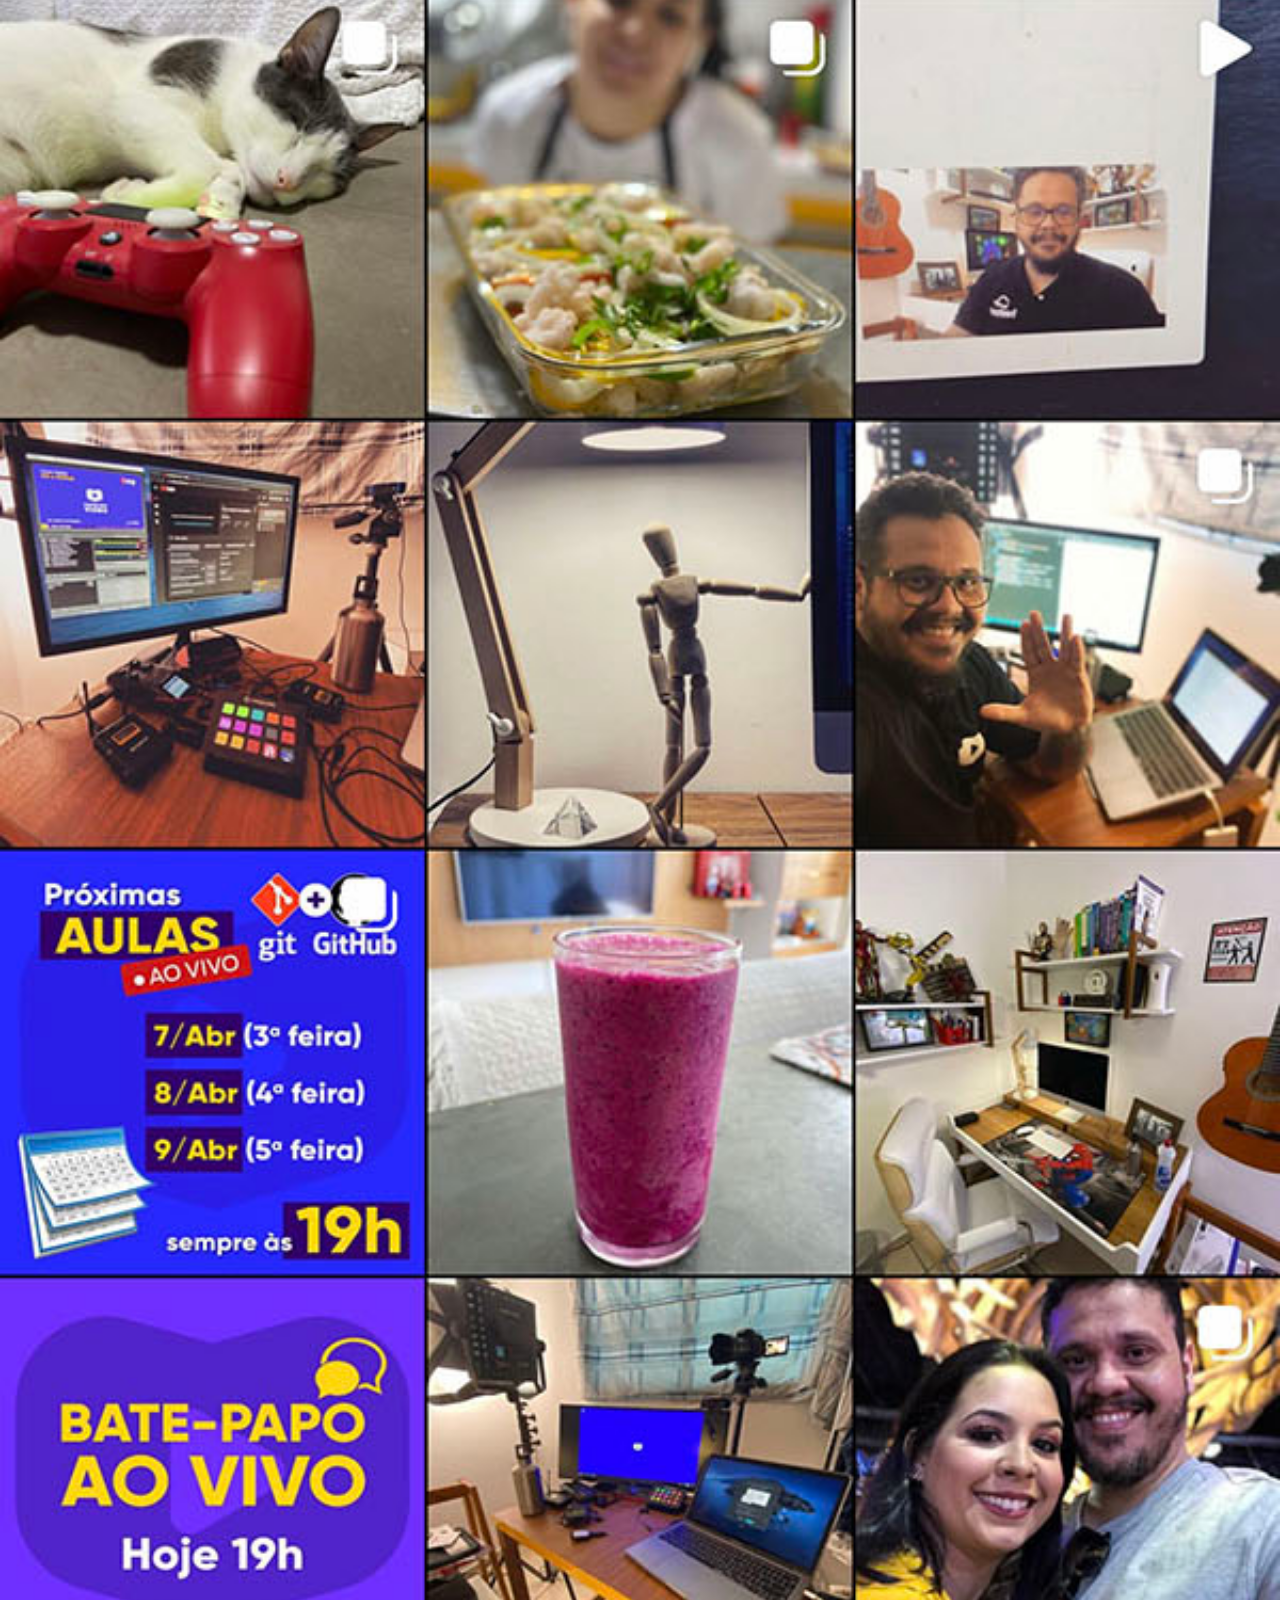
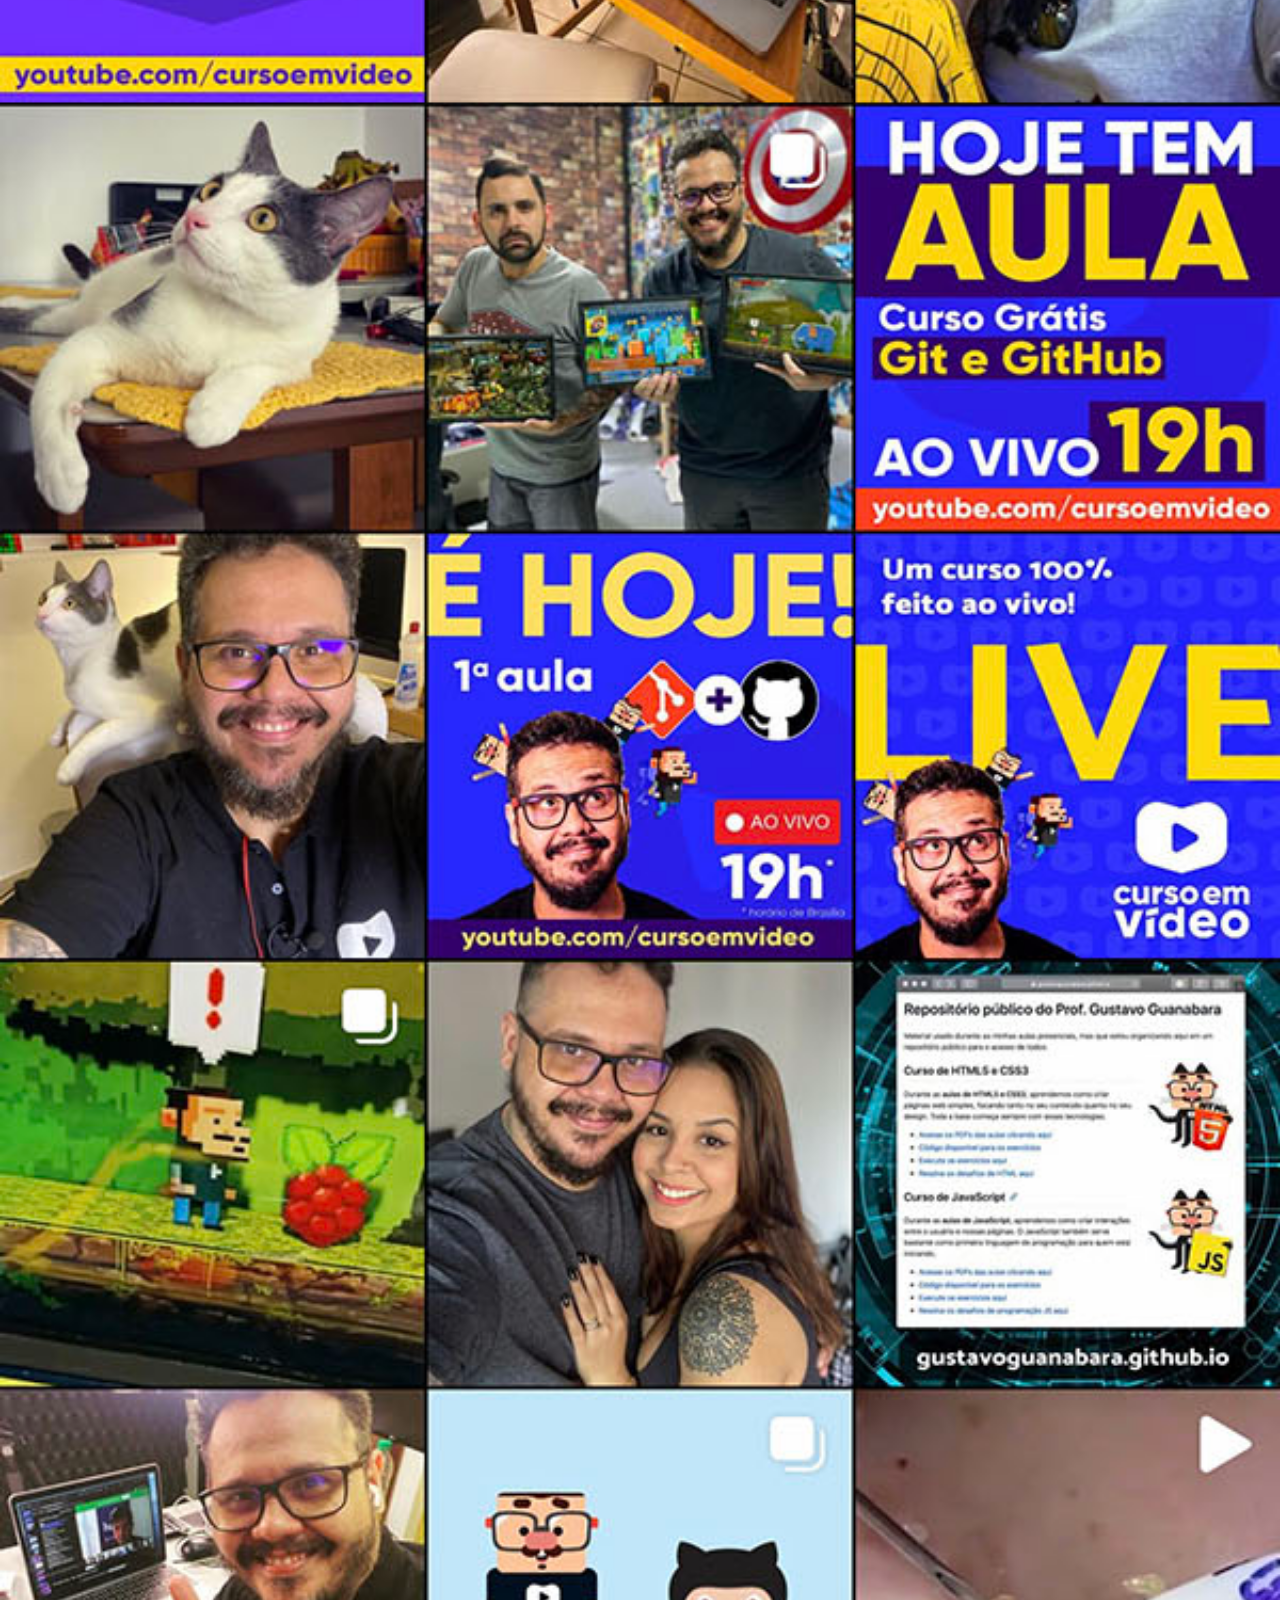
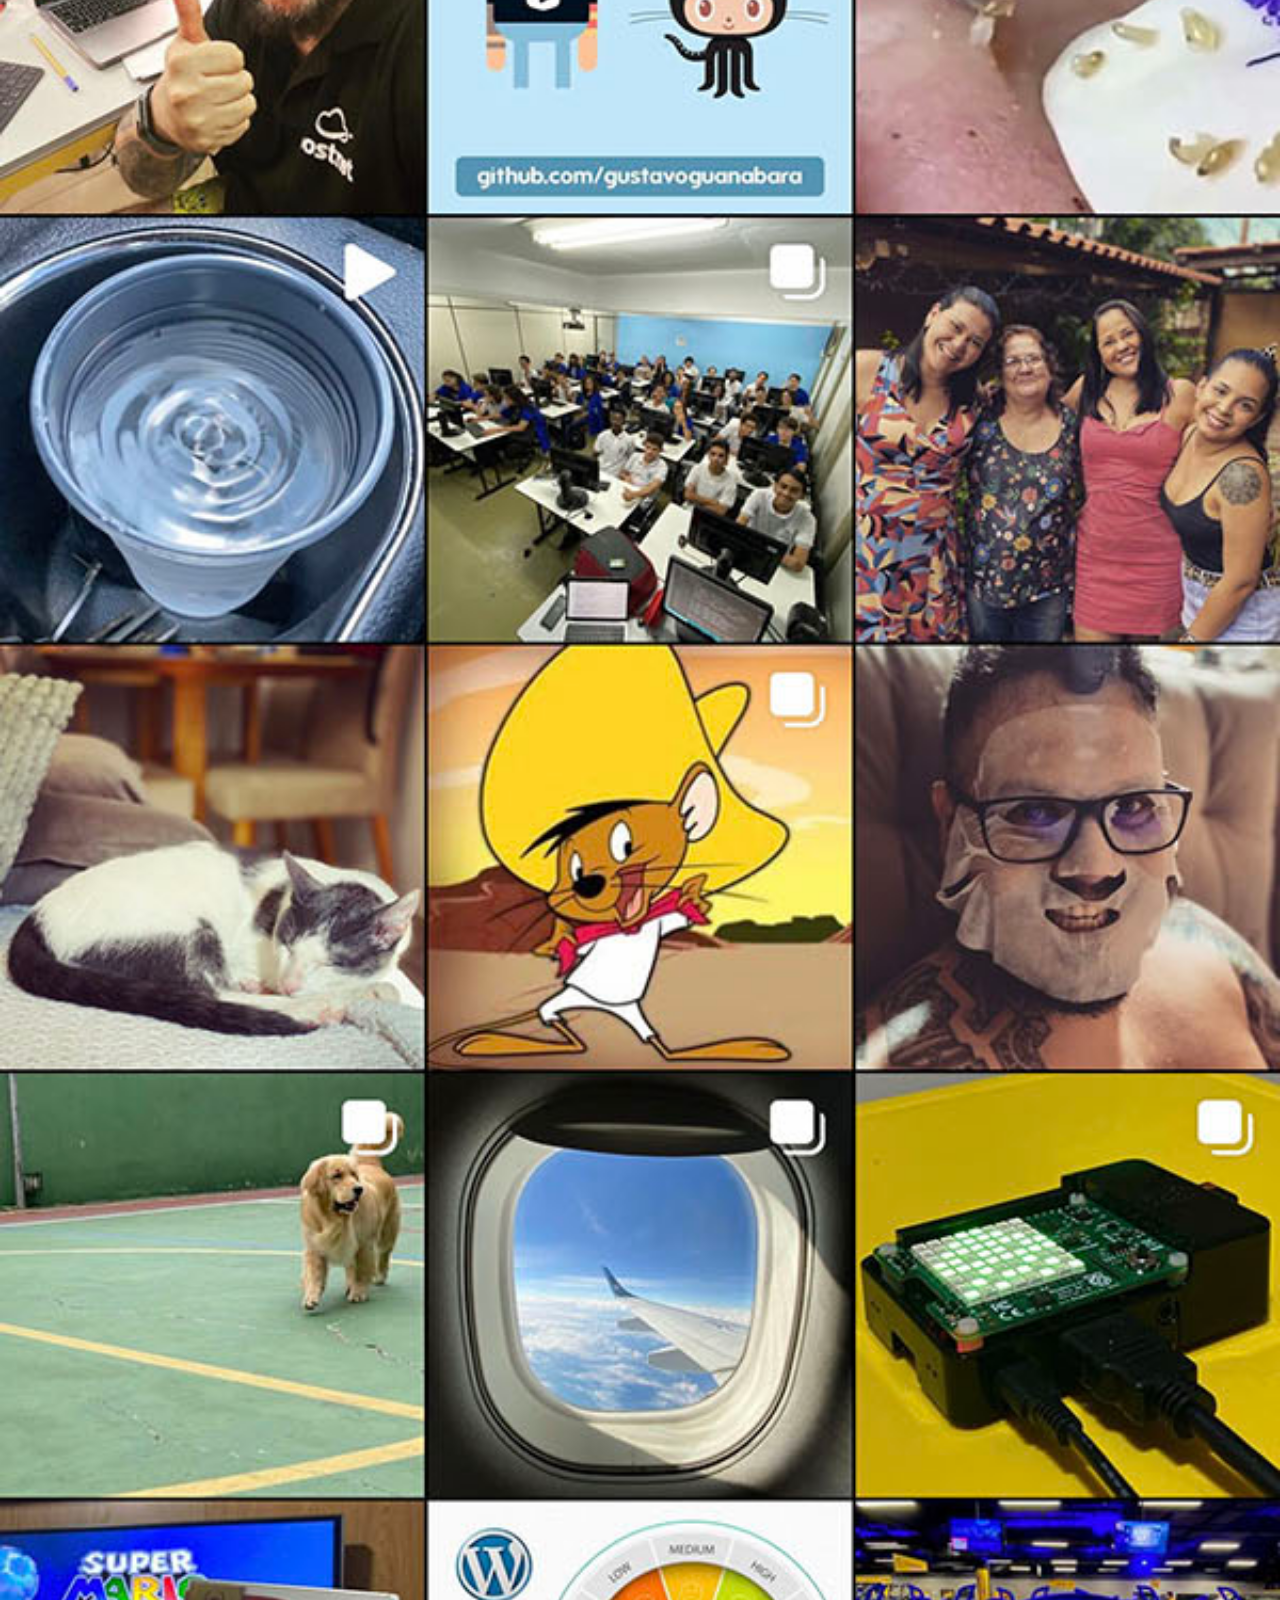
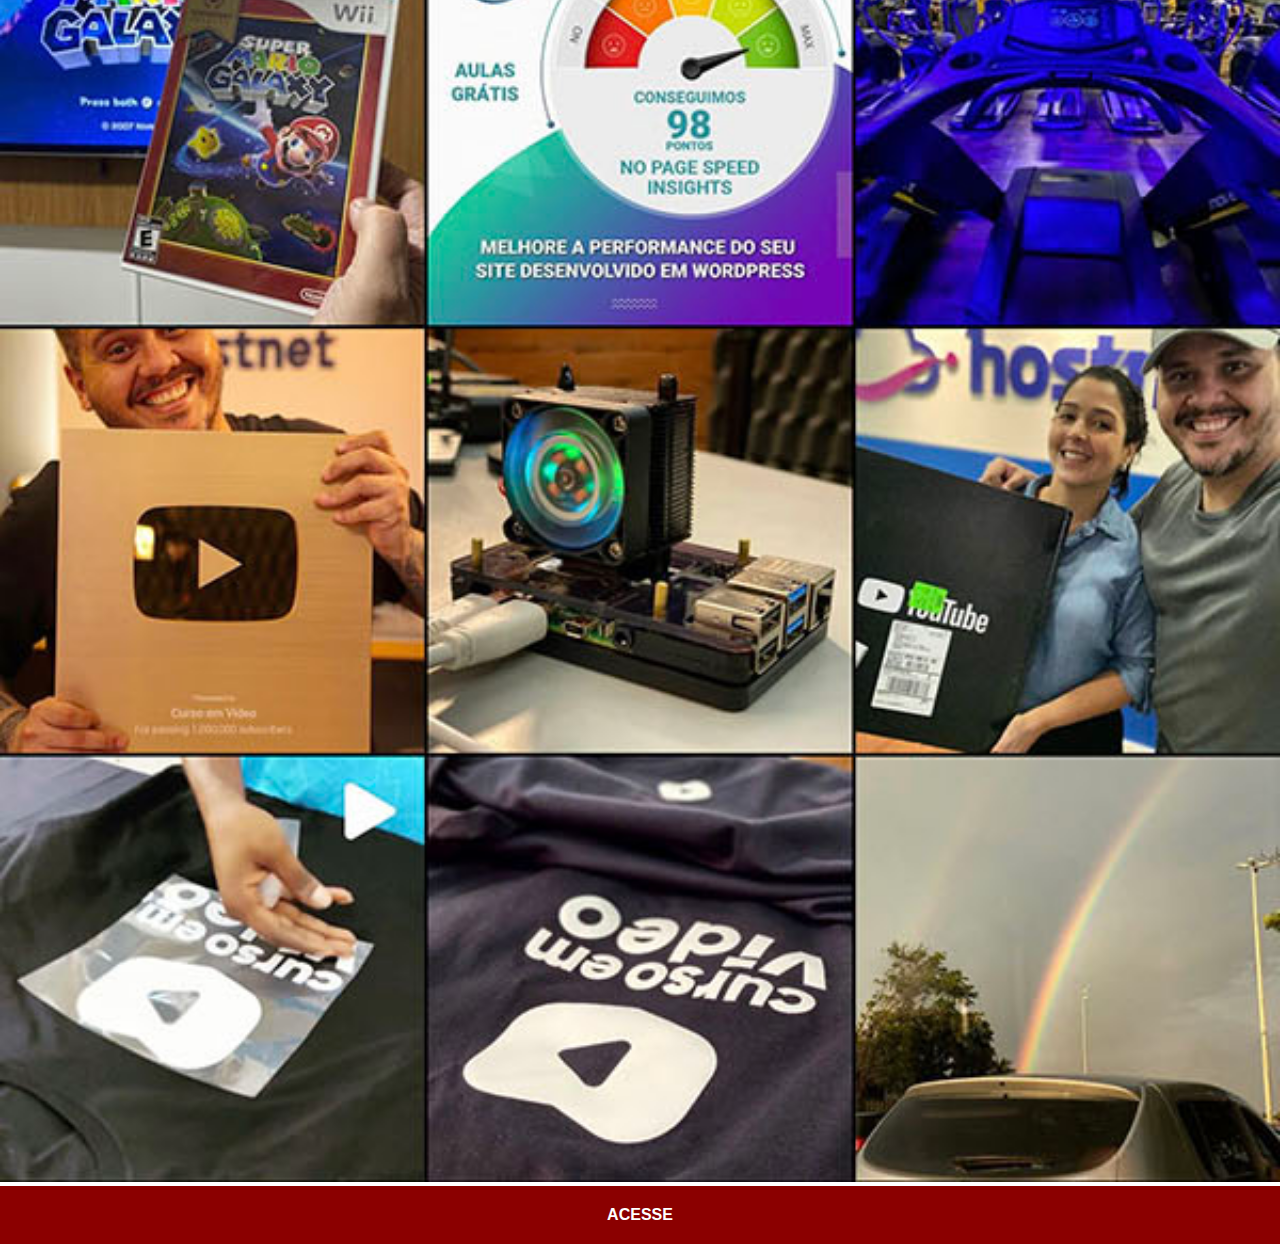
<file: instagram.html>
<!DOCTYPE html>
<html lang="en">
<head>
    <meta charset="UTF-8">
    <meta name="viewport" content="width=device-width, initial-scale=1.0">
    <title>Document</title>
    <link rel="stylesheet" href="estilos/social.css">
</head>
<body>
    <img src="imagens/tela-instagram.jpg" alt="Instagram">
    <a href="https://www.instagram.com/" target="_blank"></a>
</body>
</html>
</file>
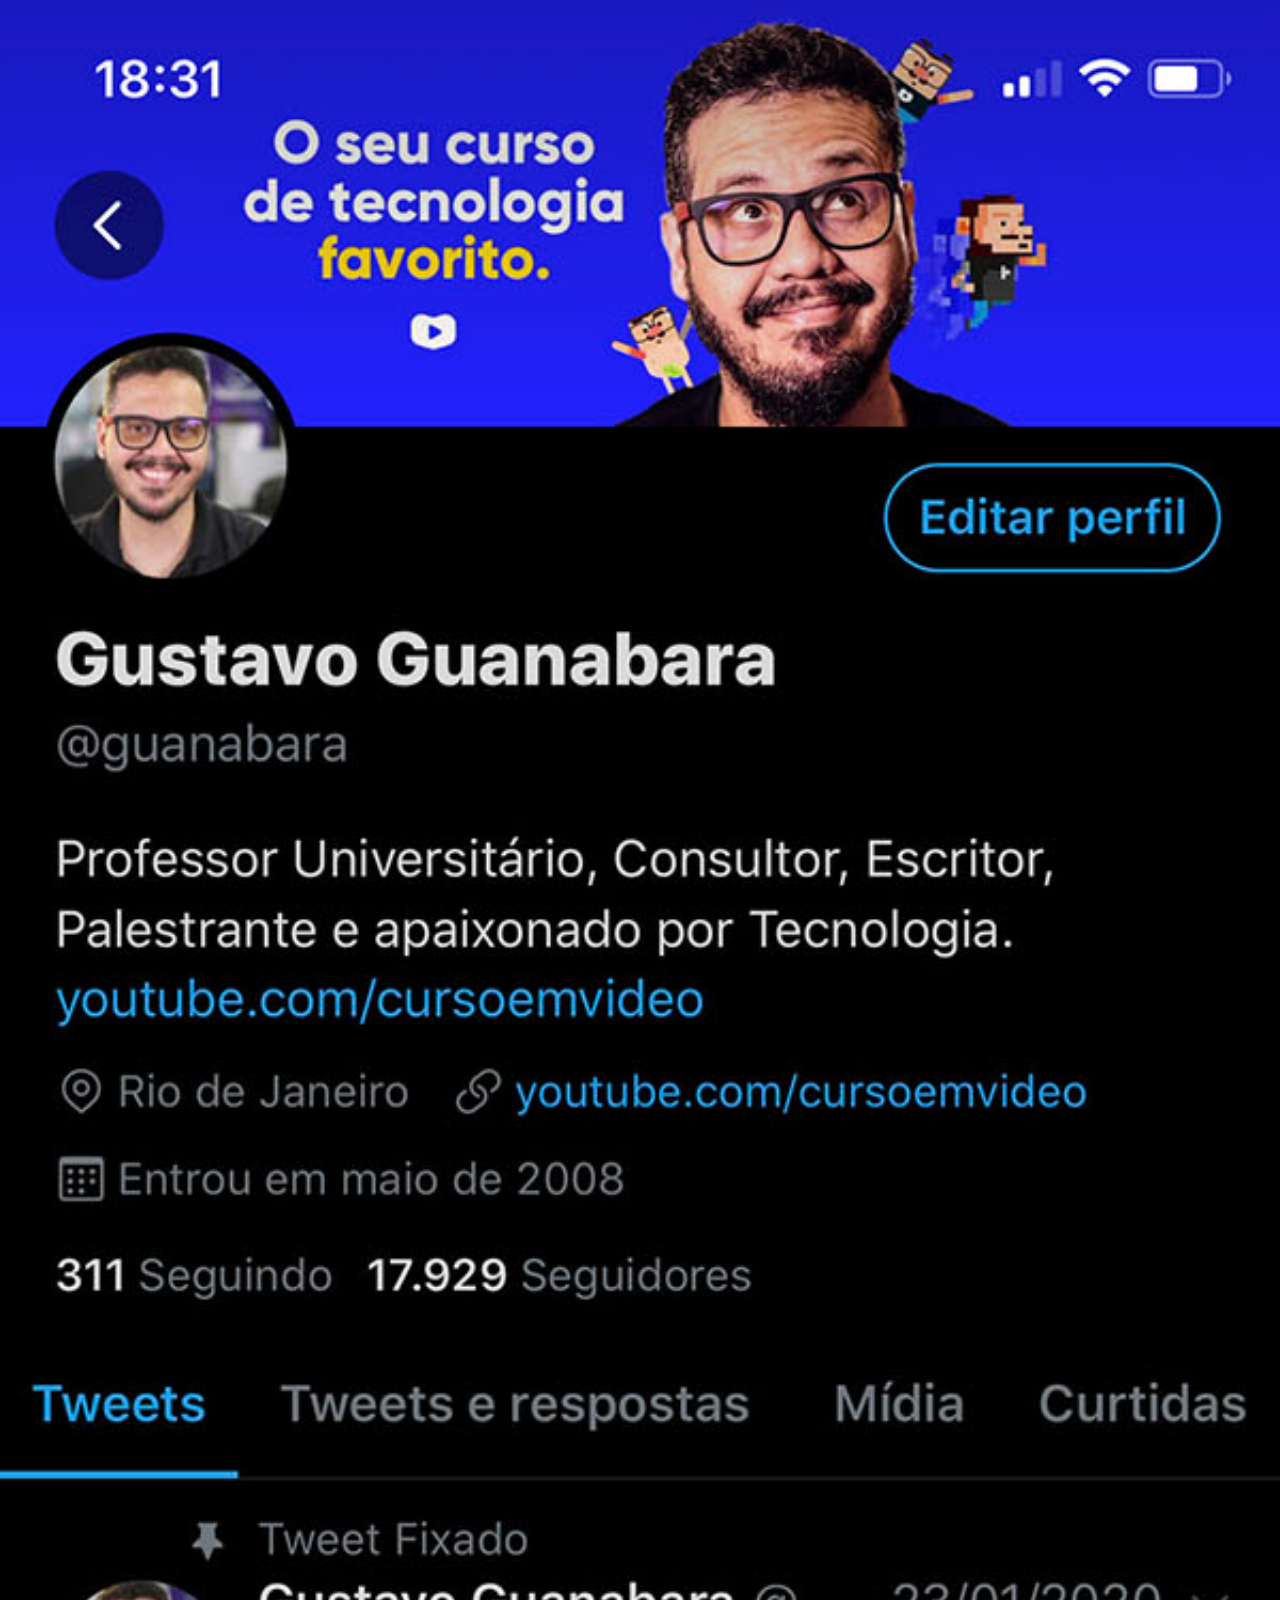
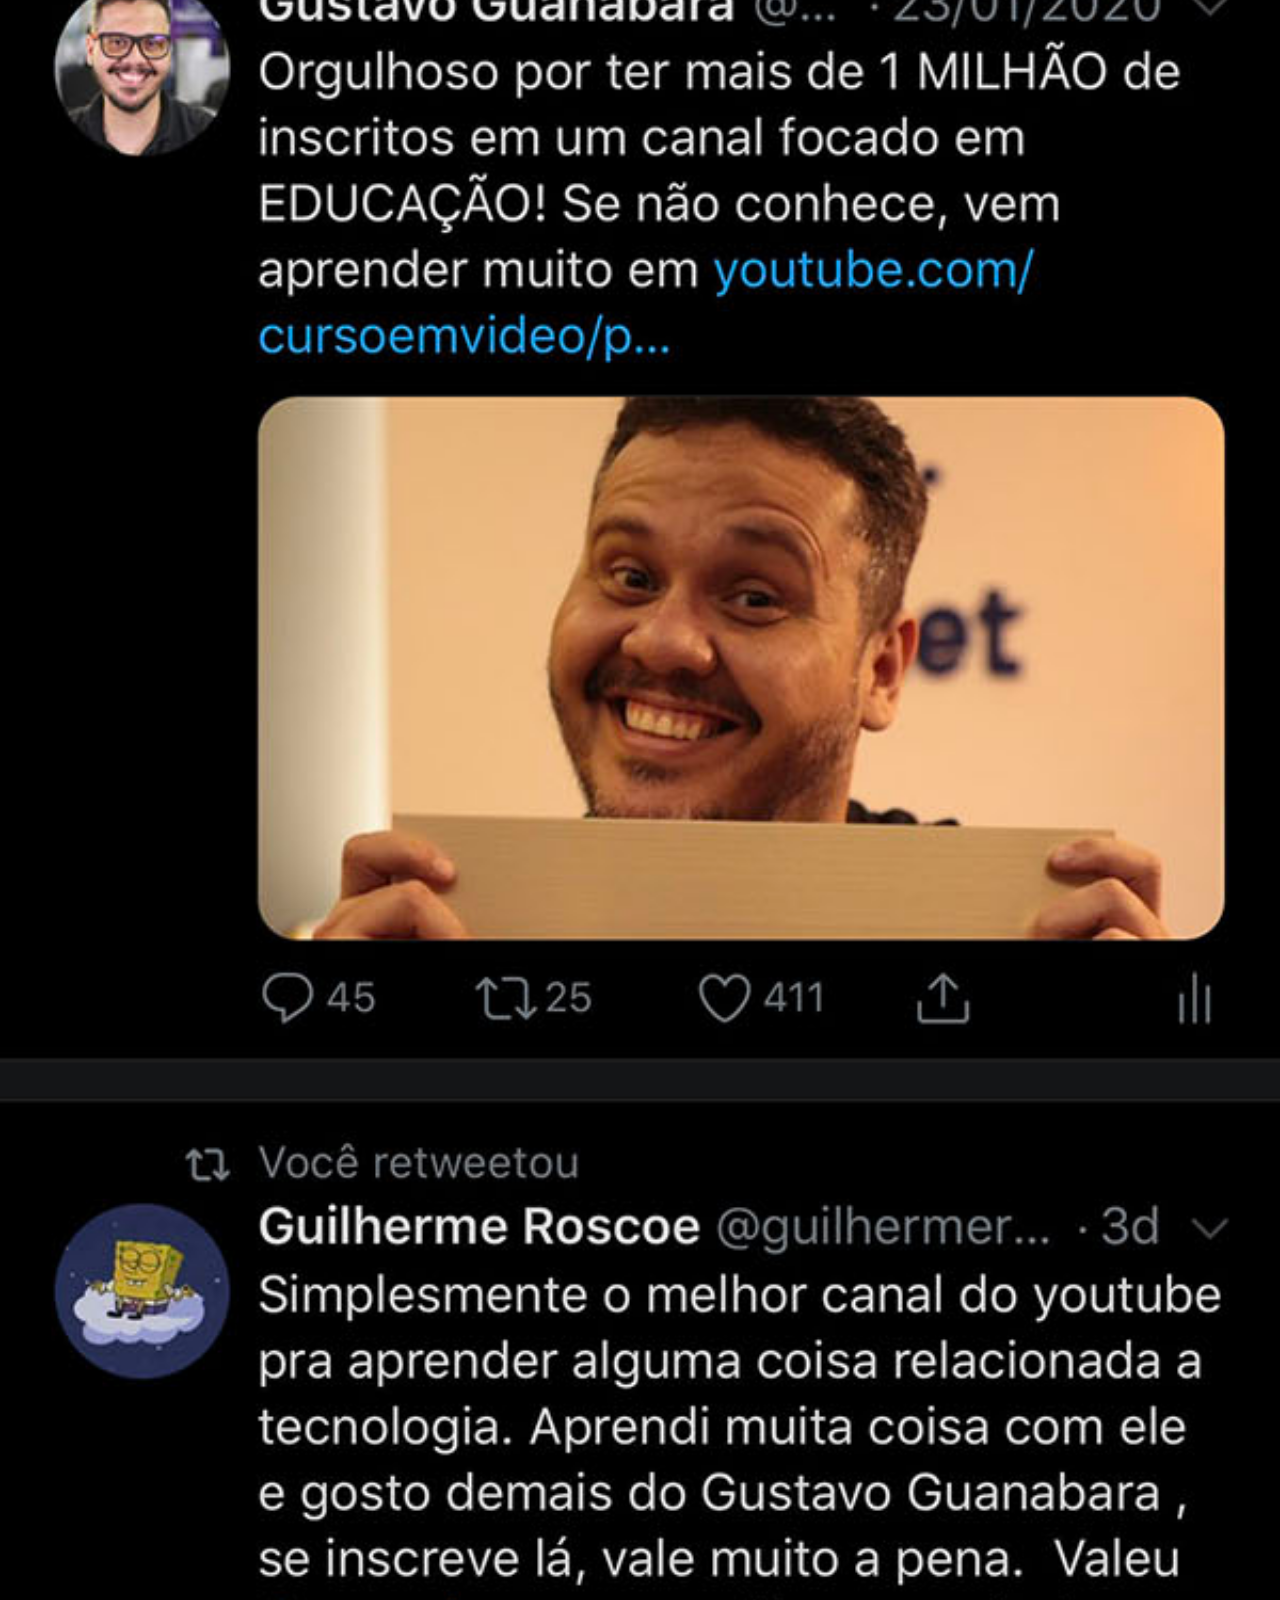
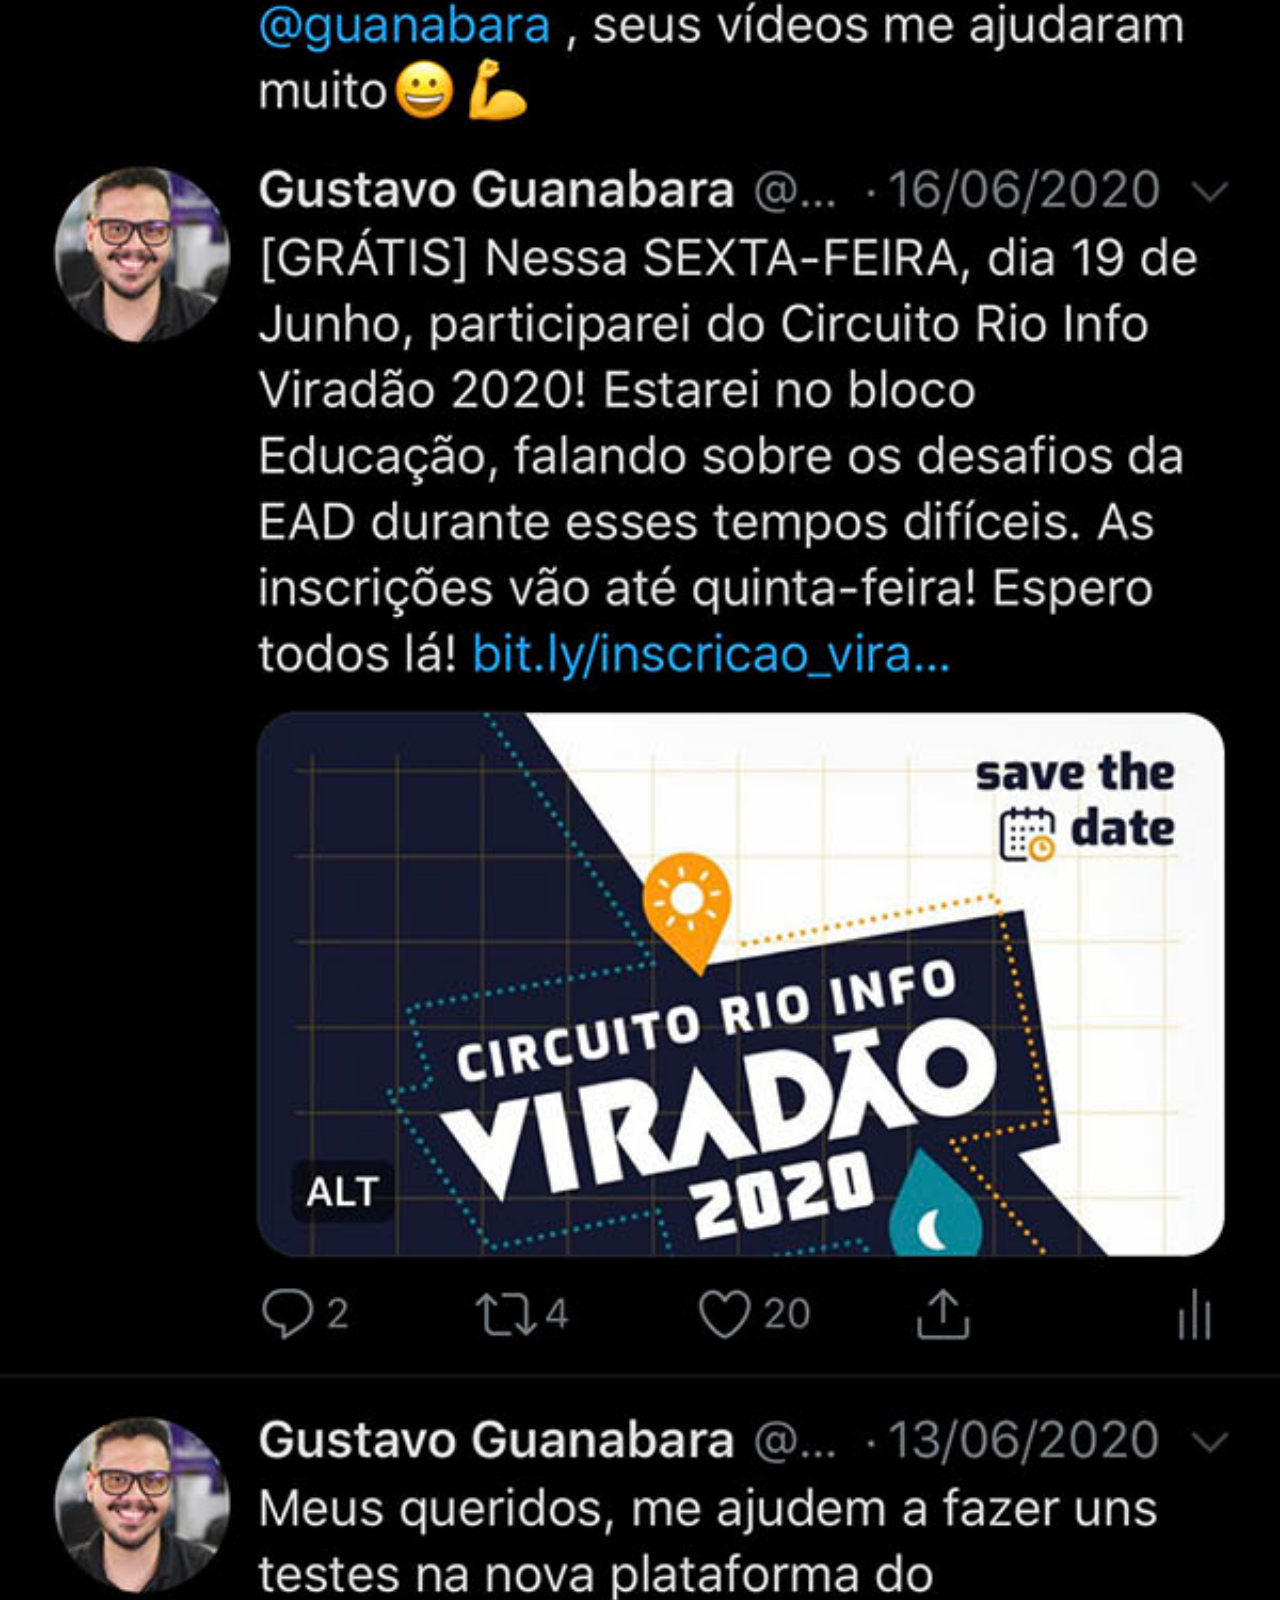
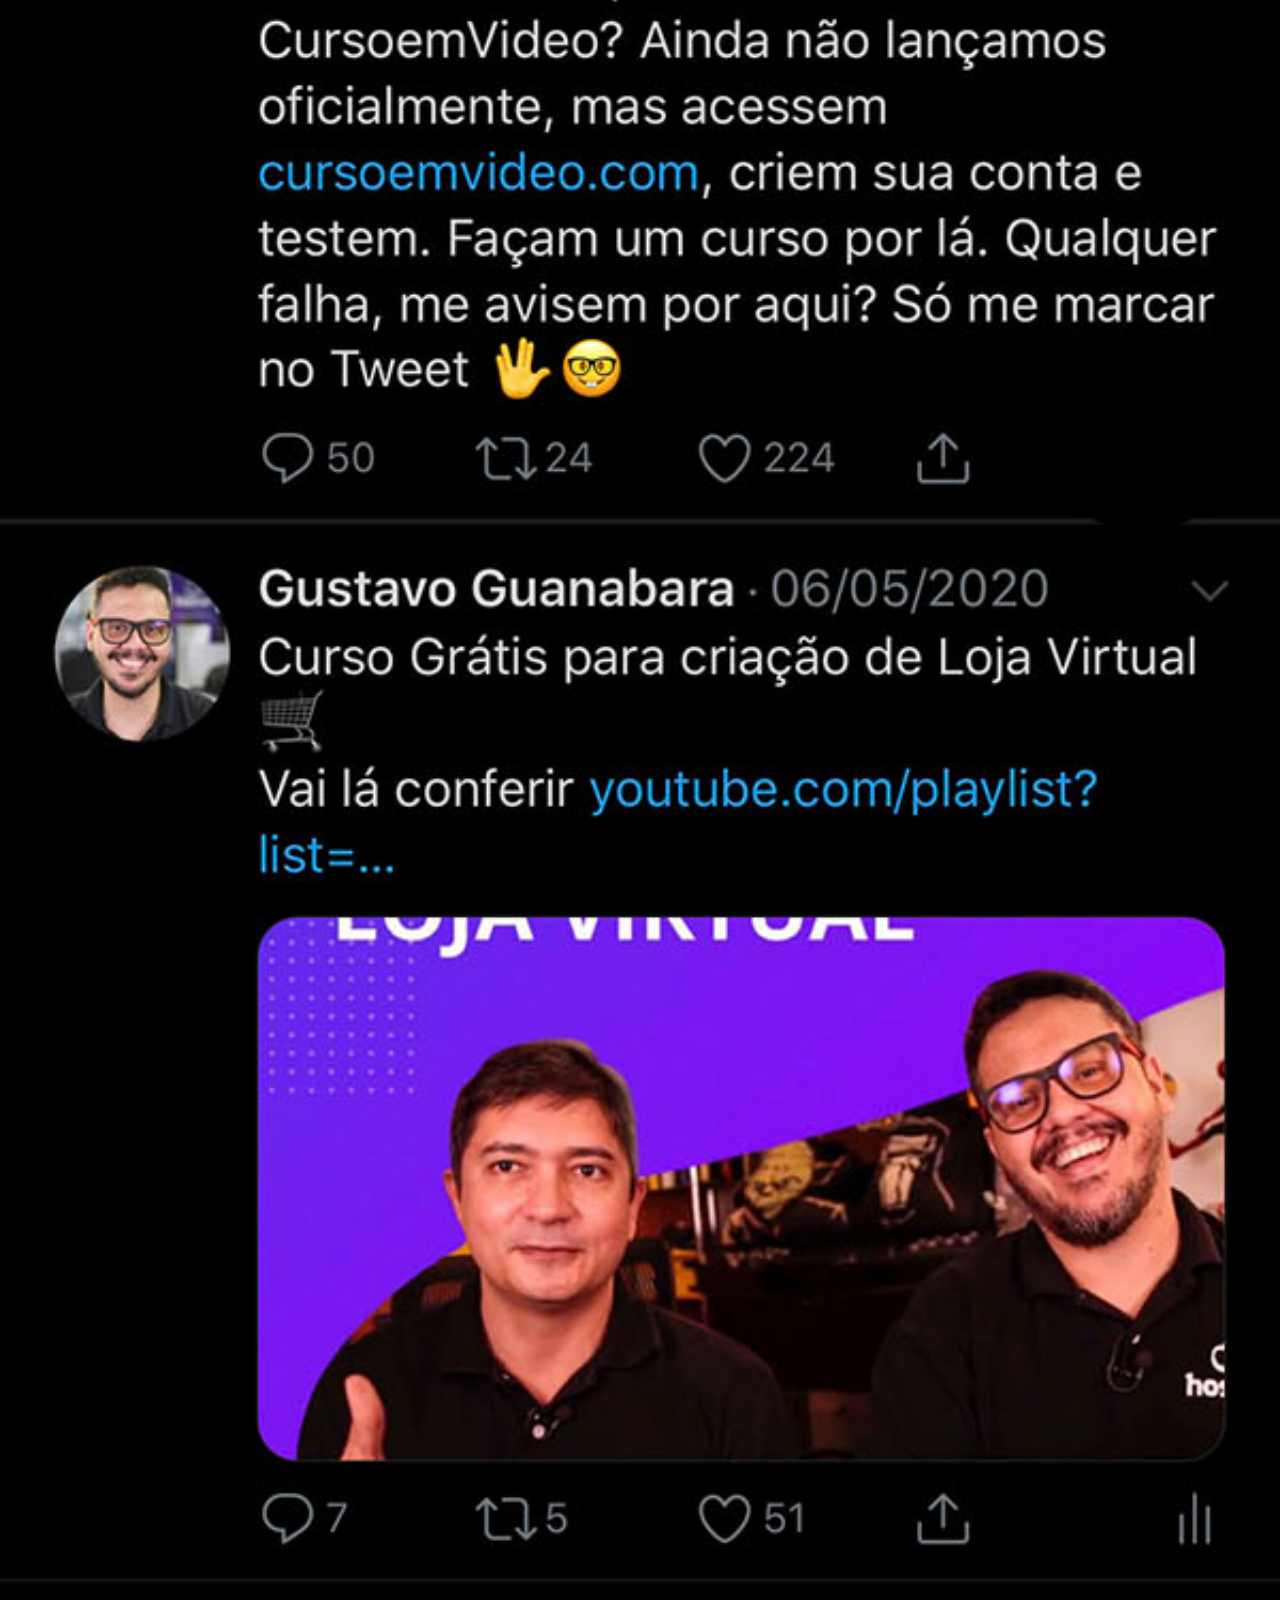
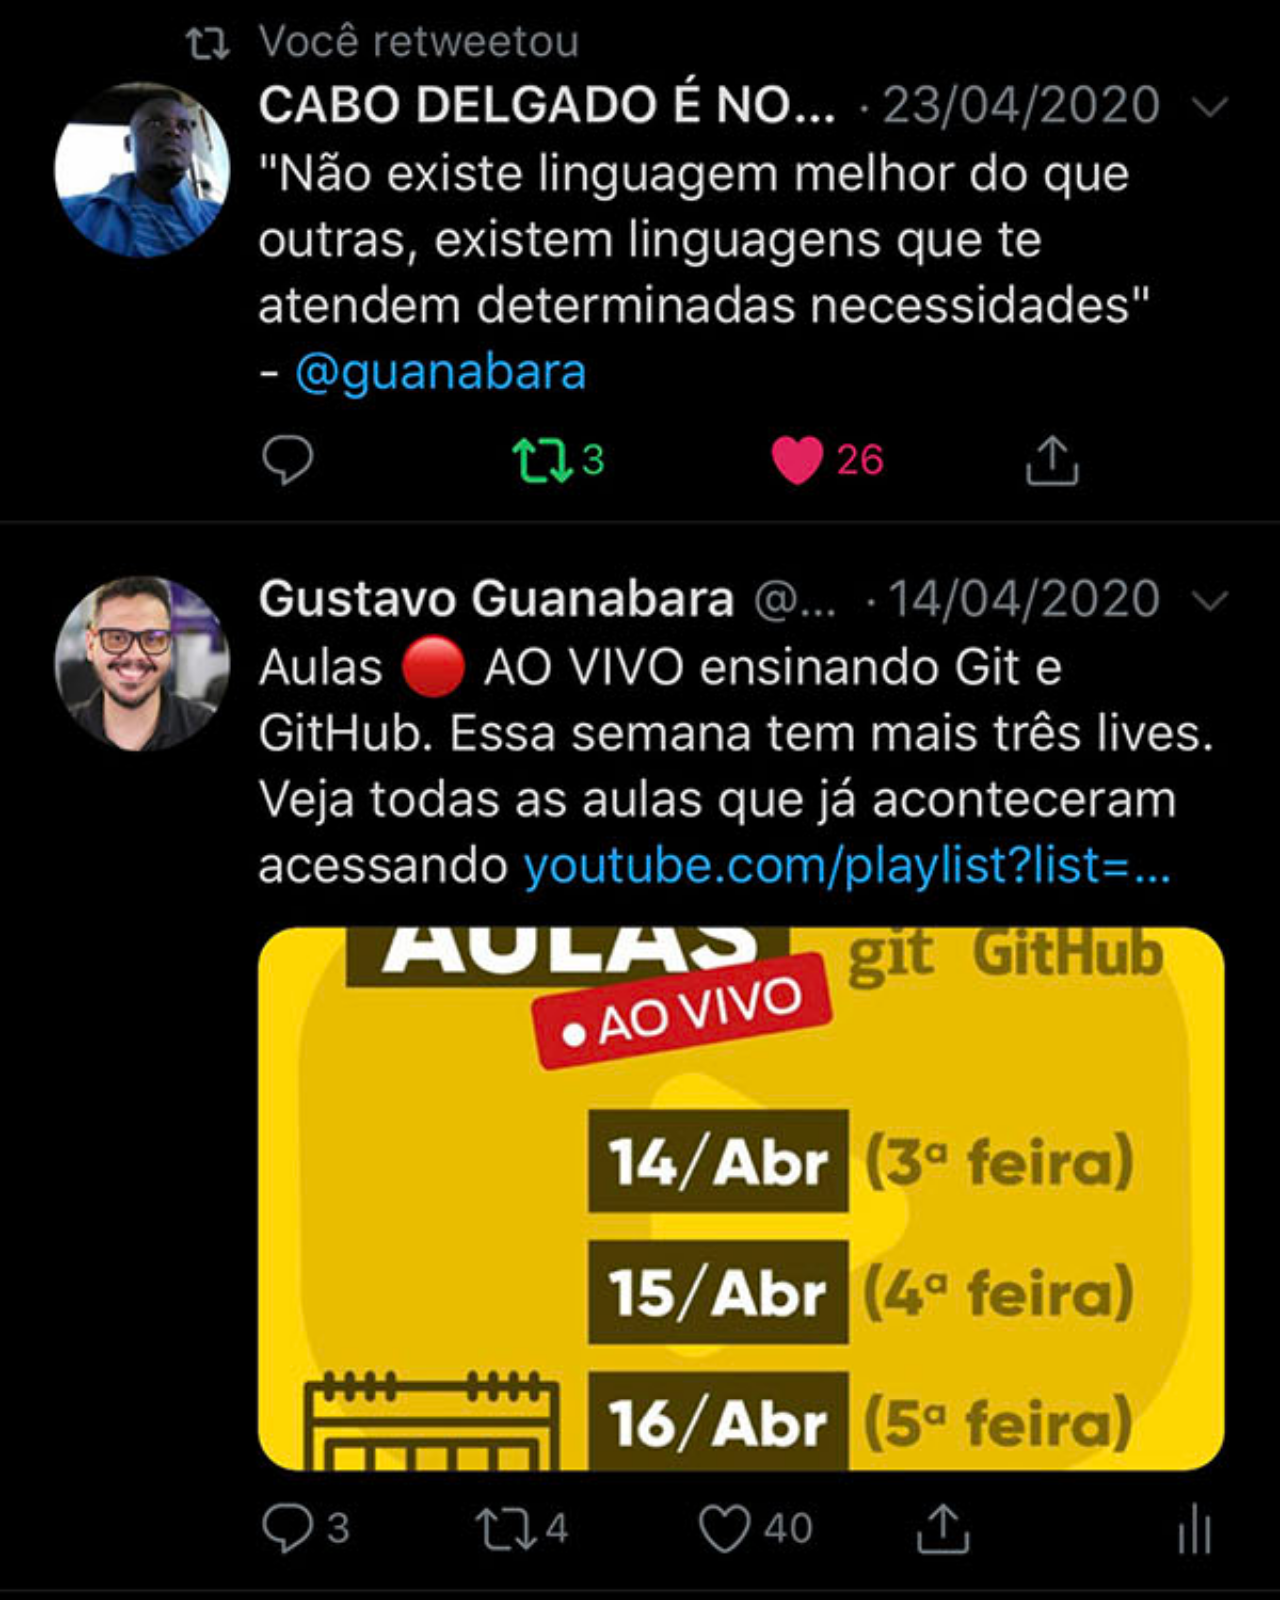
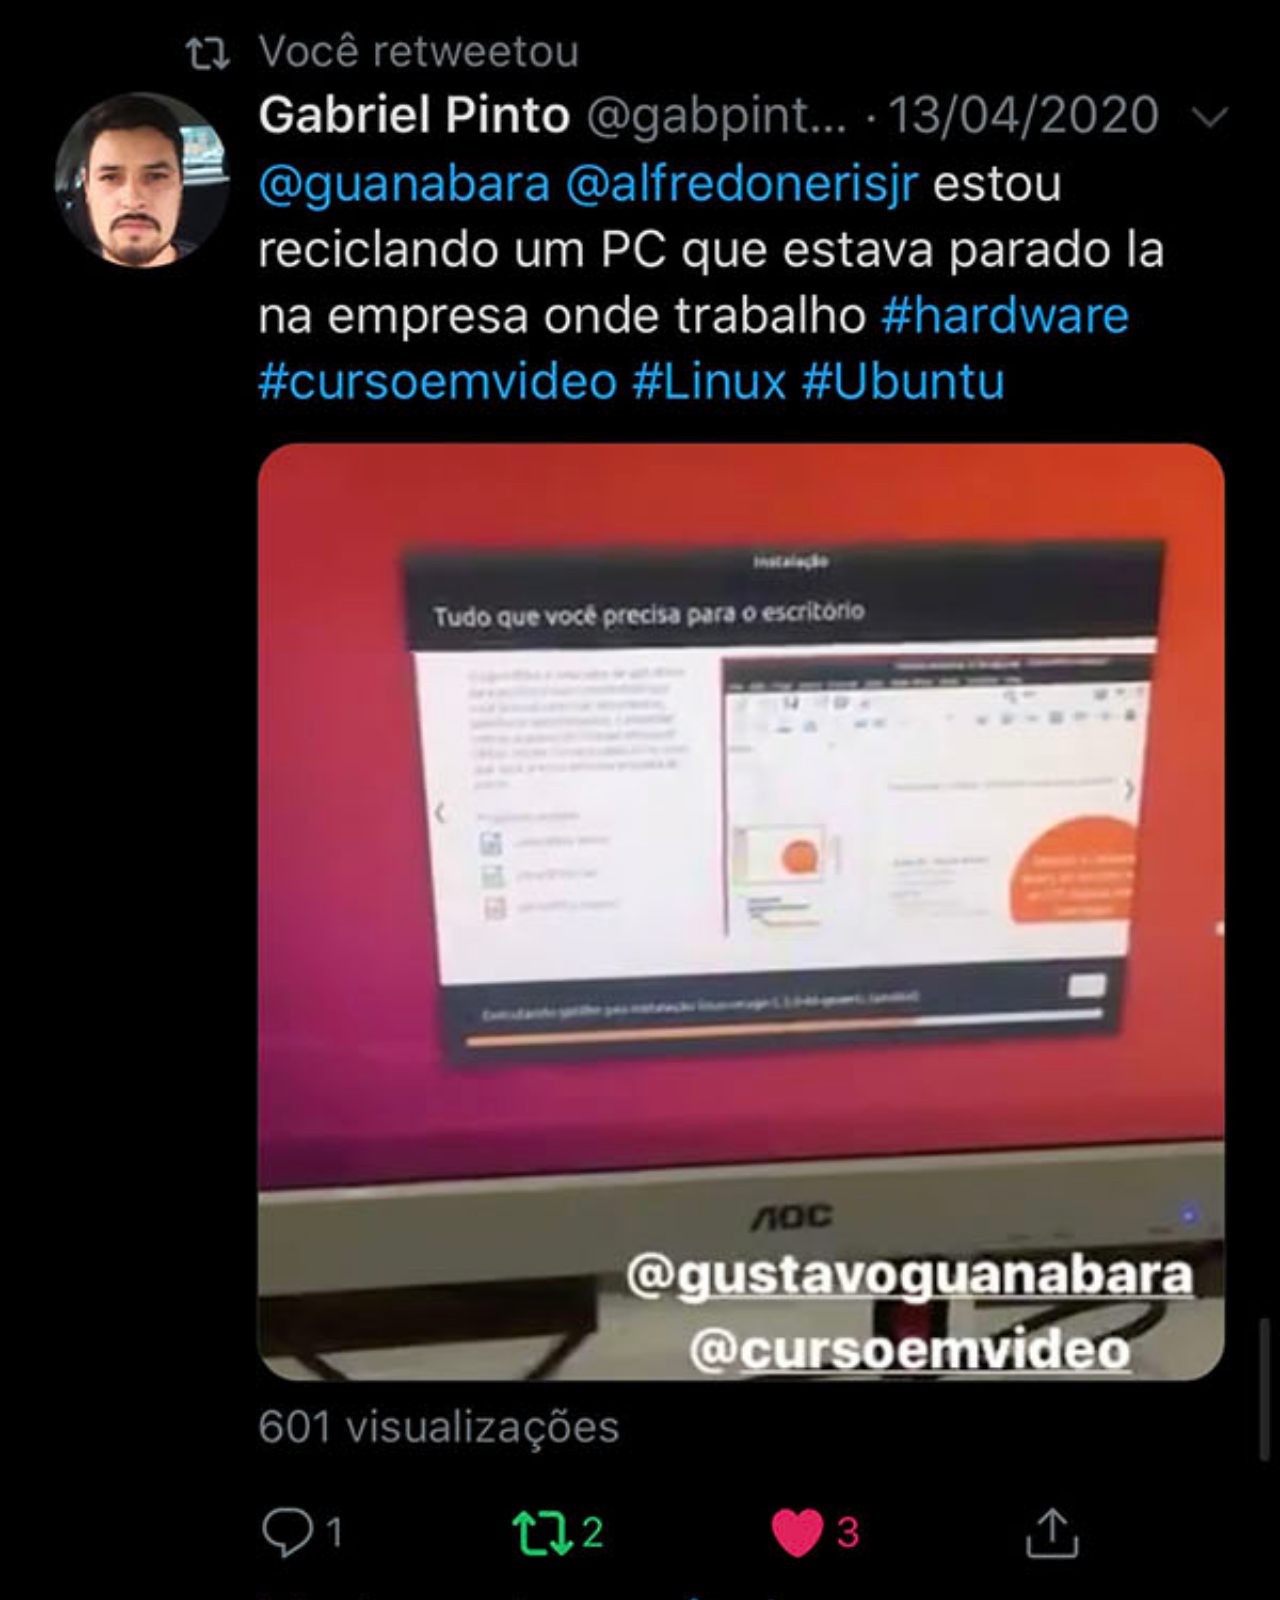
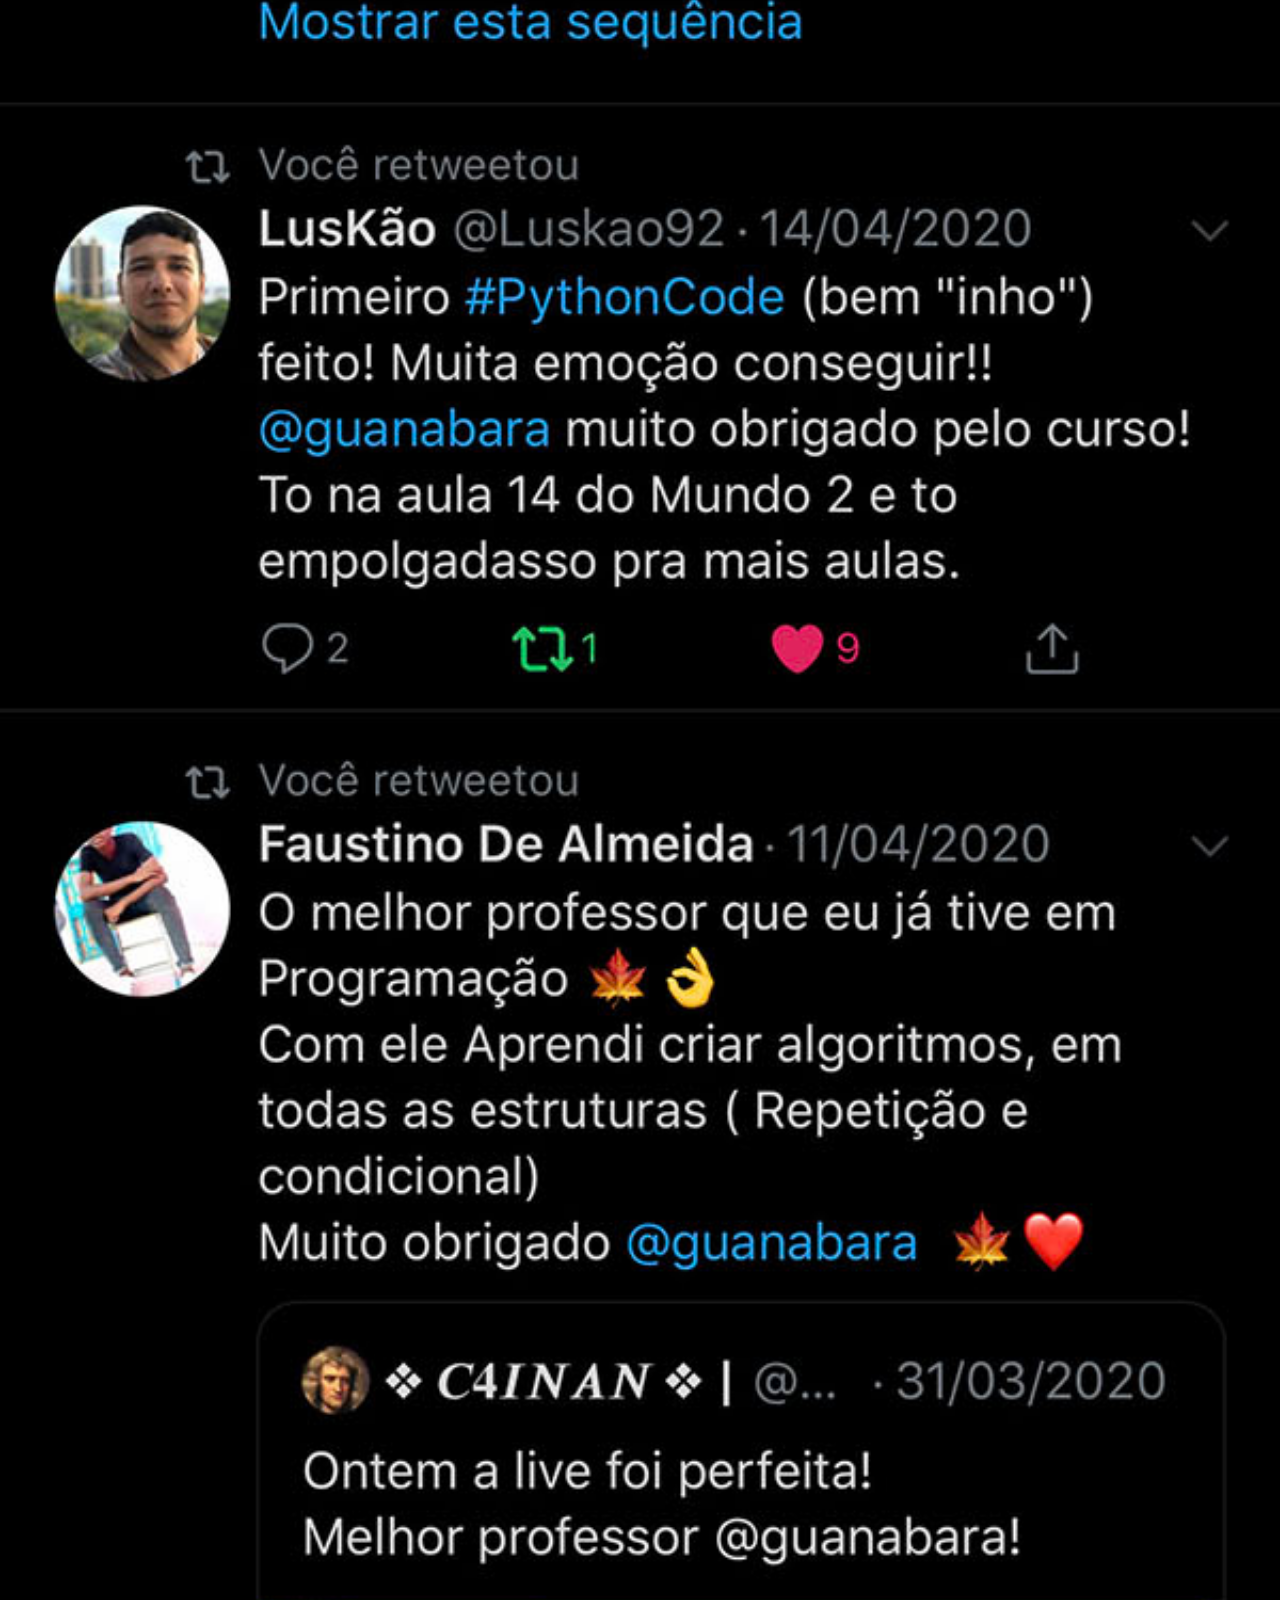
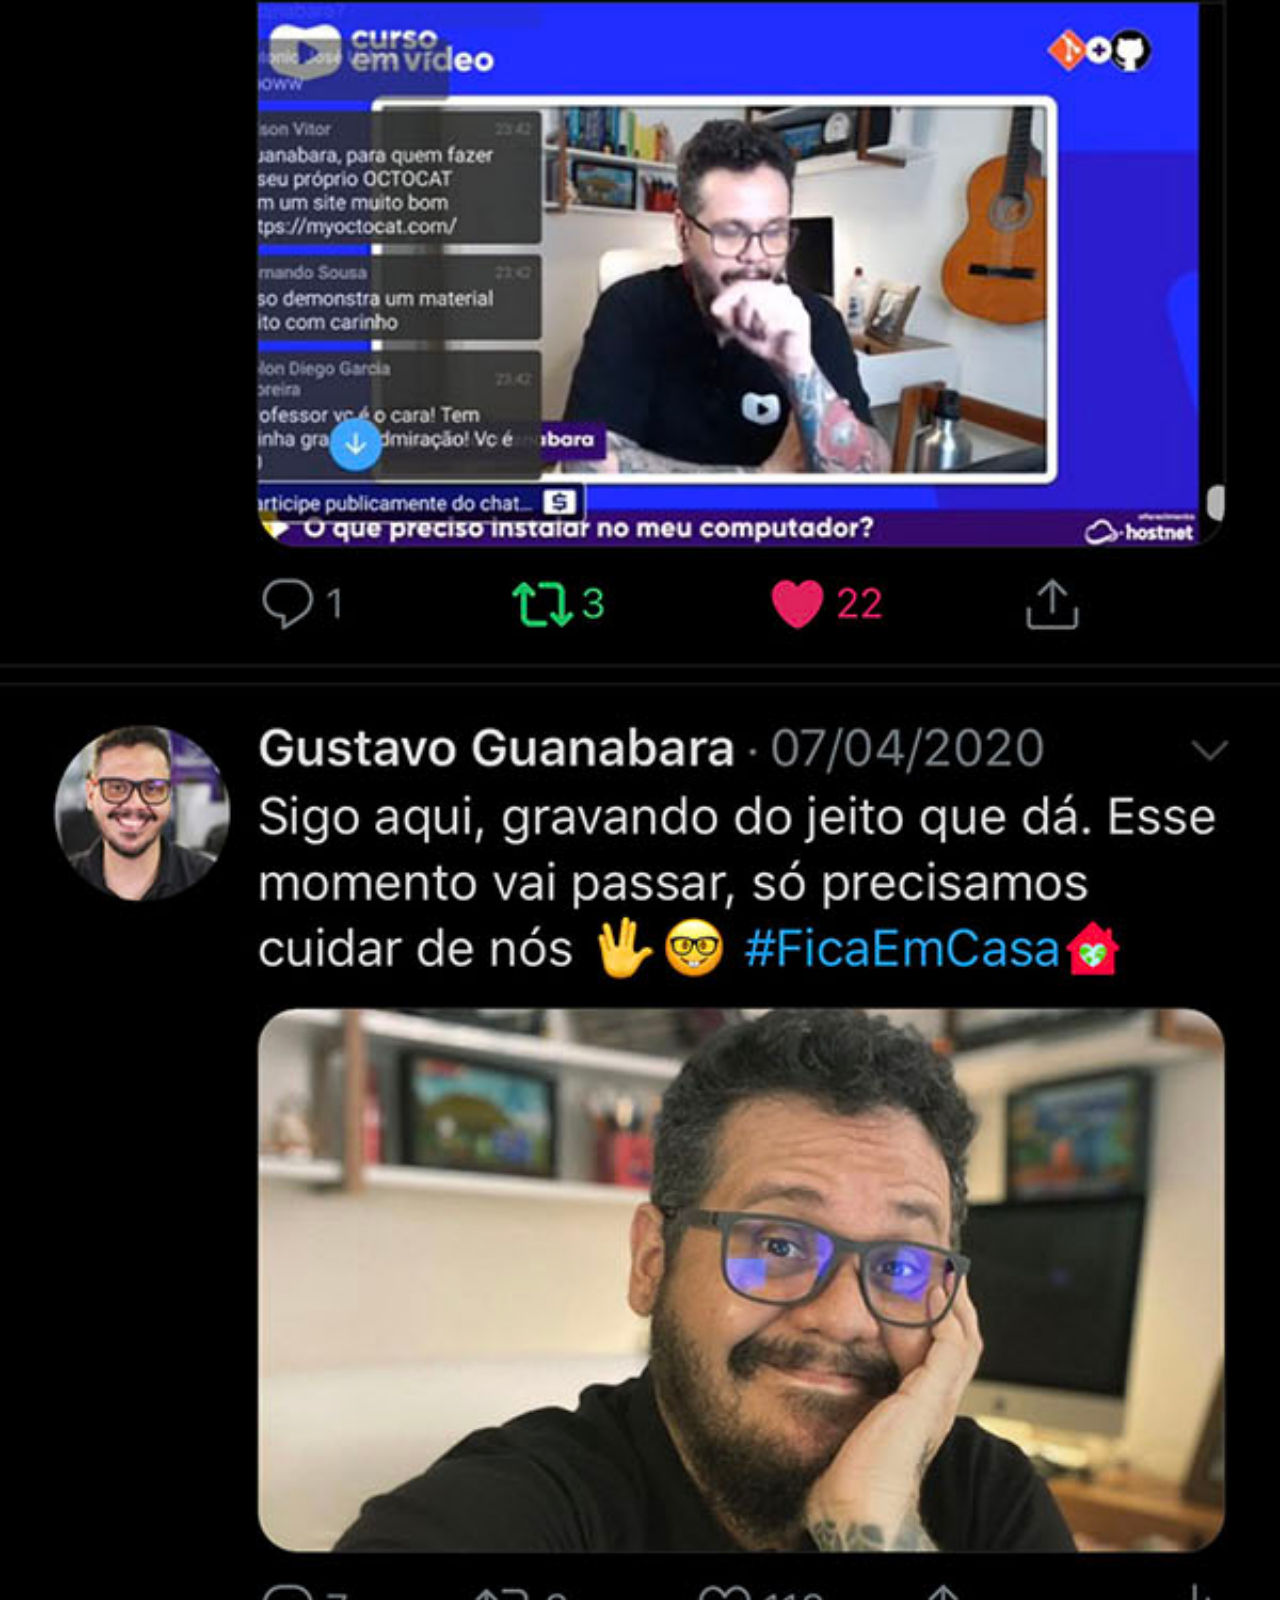
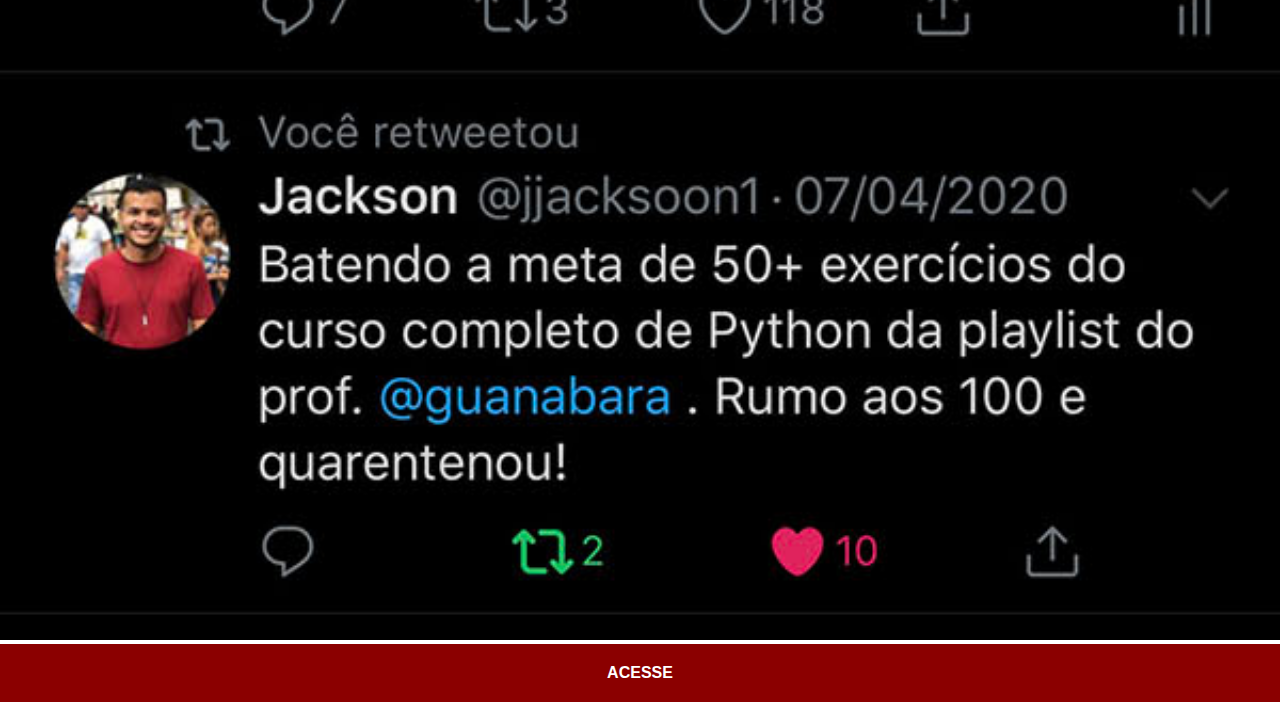
<file: twitter.html>
<!DOCTYPE html>
<html lang="pt-br">
<head>
    <meta charset="UTF-8">
    <meta name="viewport" content="width=device-width, initial-scale=1.0">
    <title>Twitter</title>
    <link rel="stylesheet" href="estilos/social.css">
</head>
<body>
    <img src="imagens/tela-twitter.jpg" alt="Twitter">
    <a href="https://x.com/"></a>
</body>
</html>
</file>
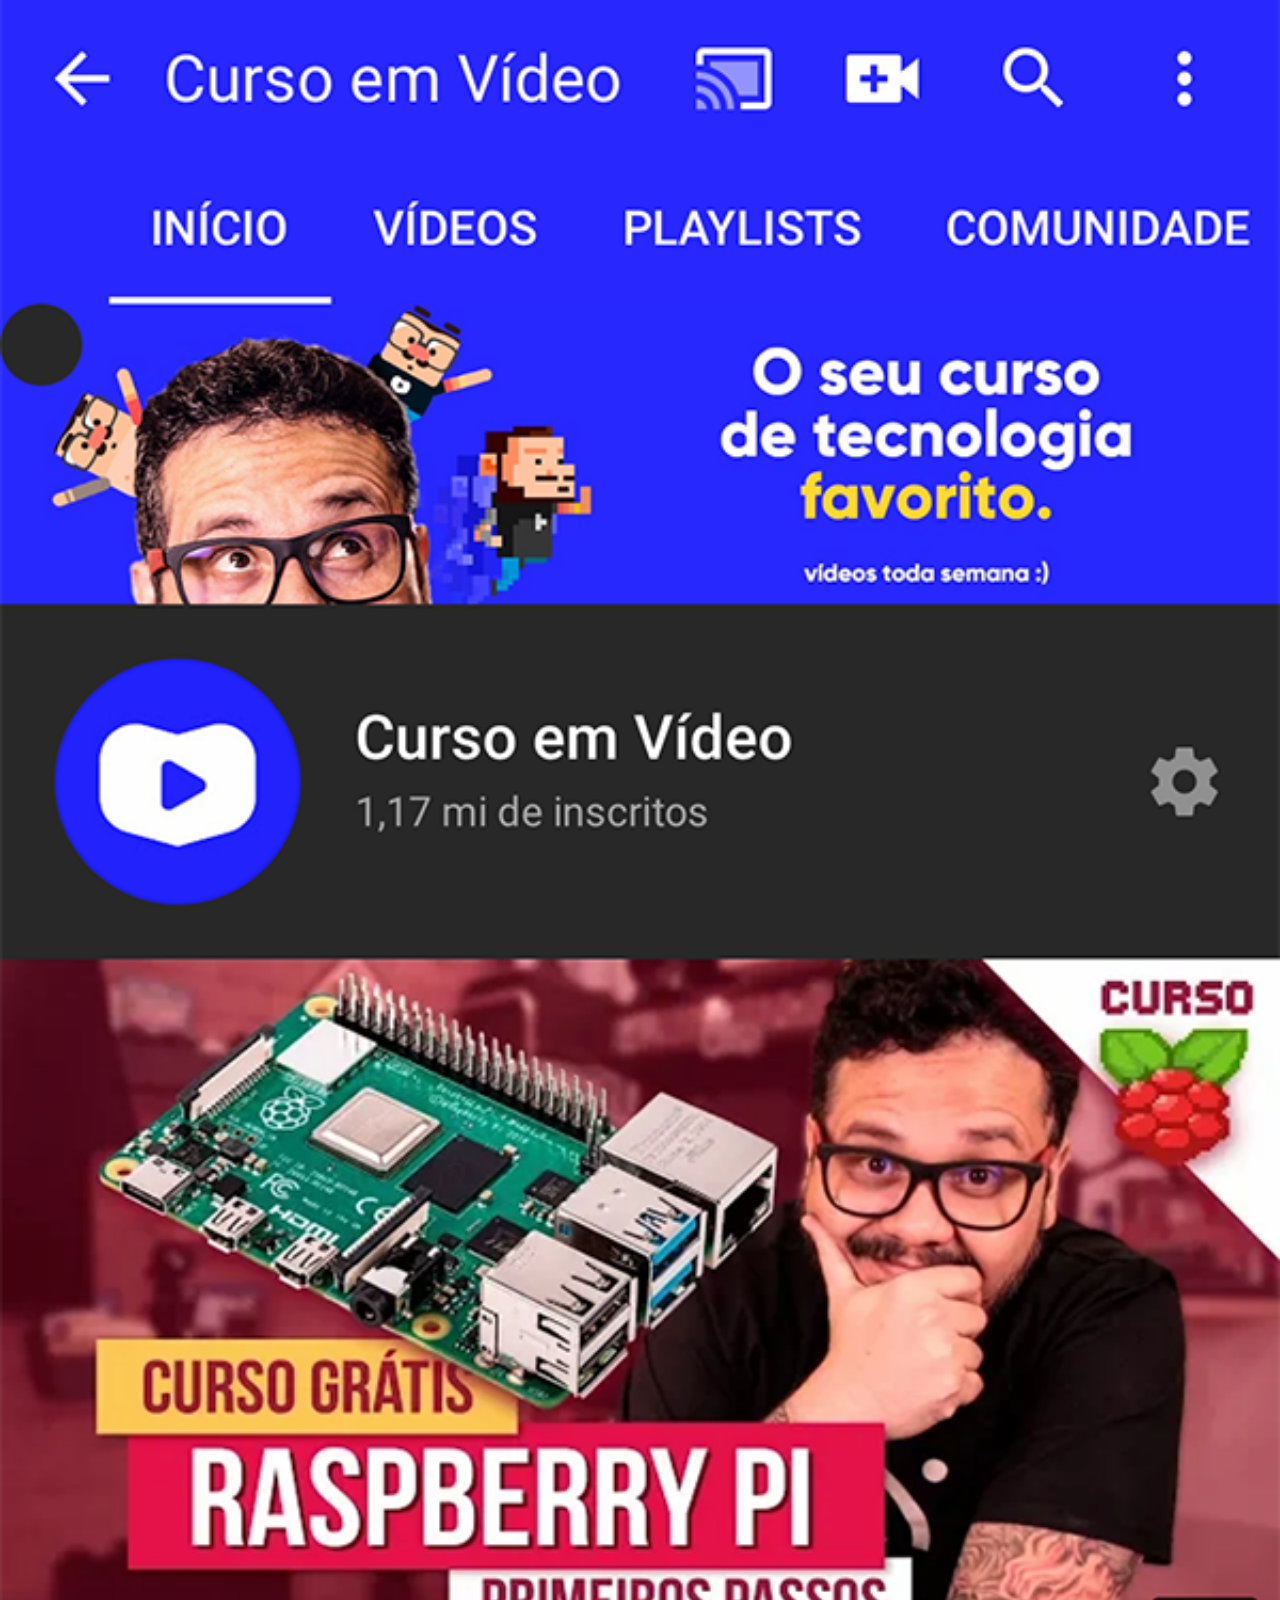
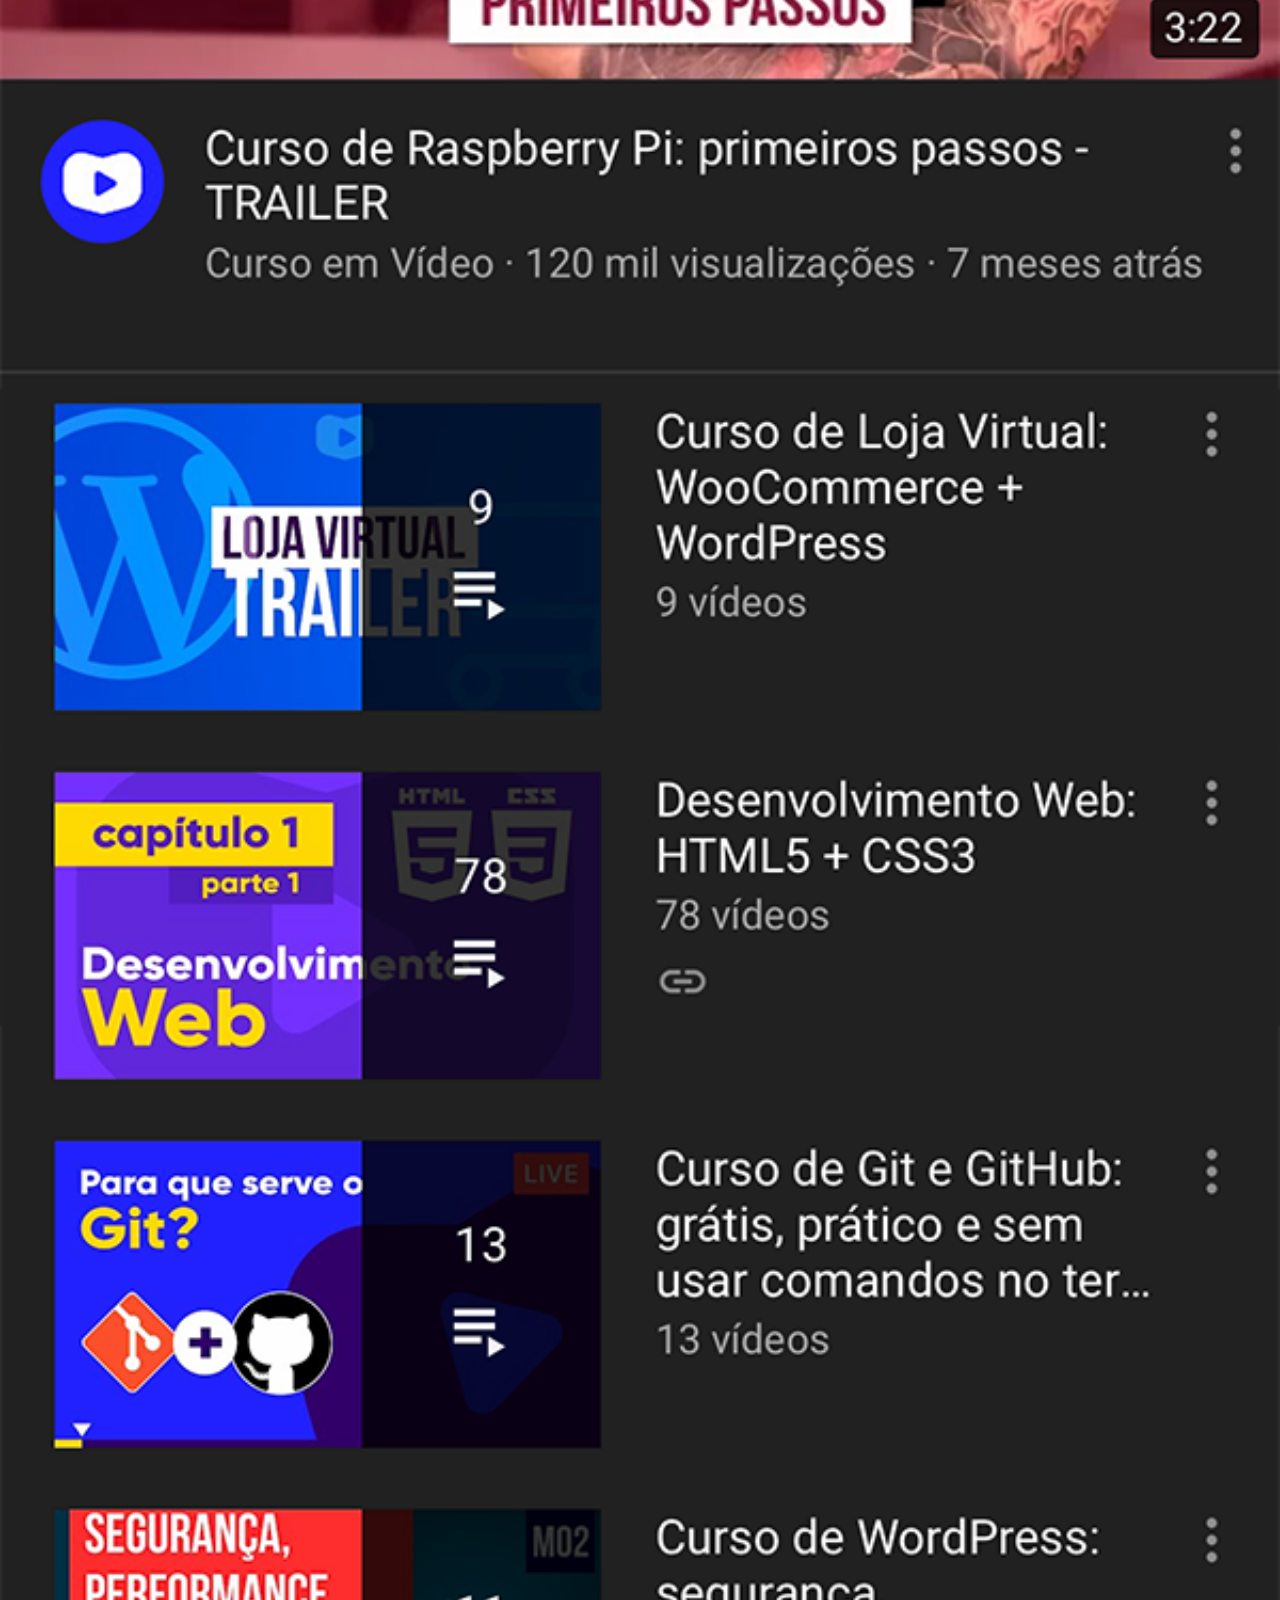
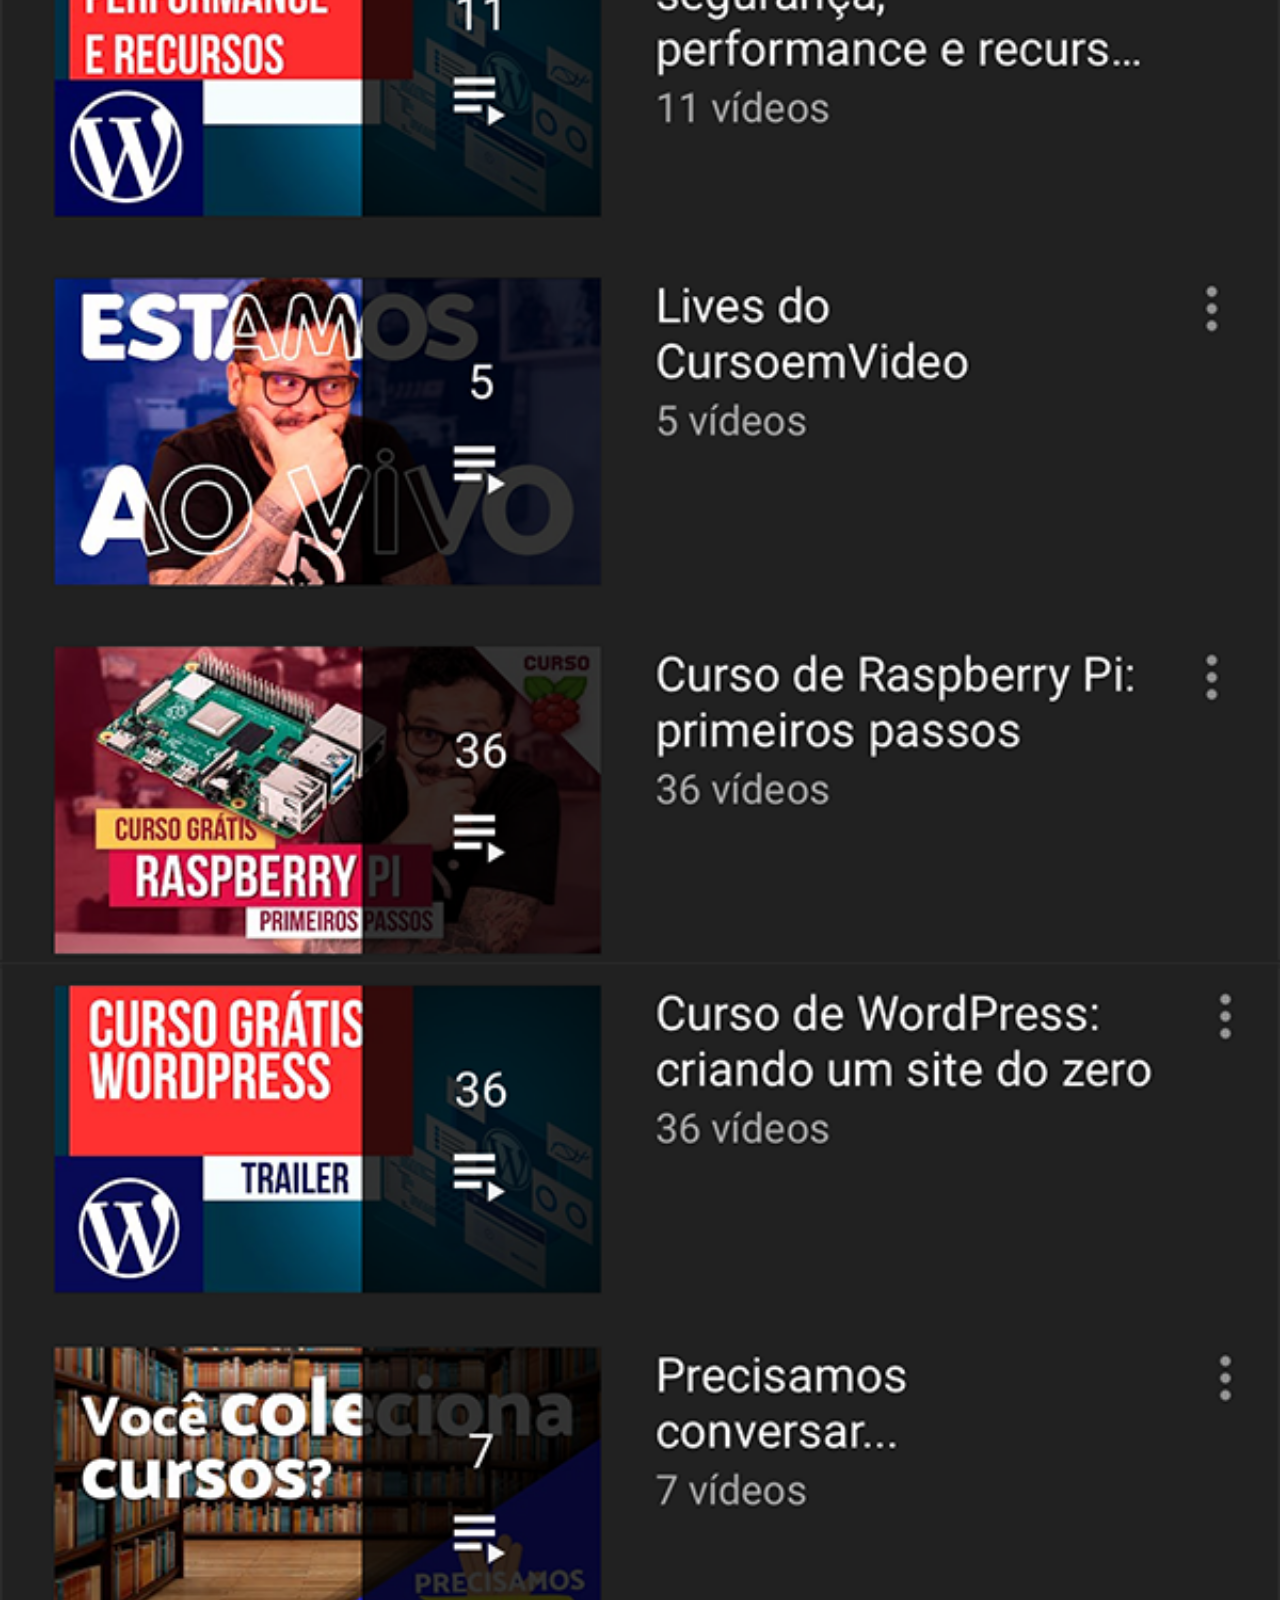
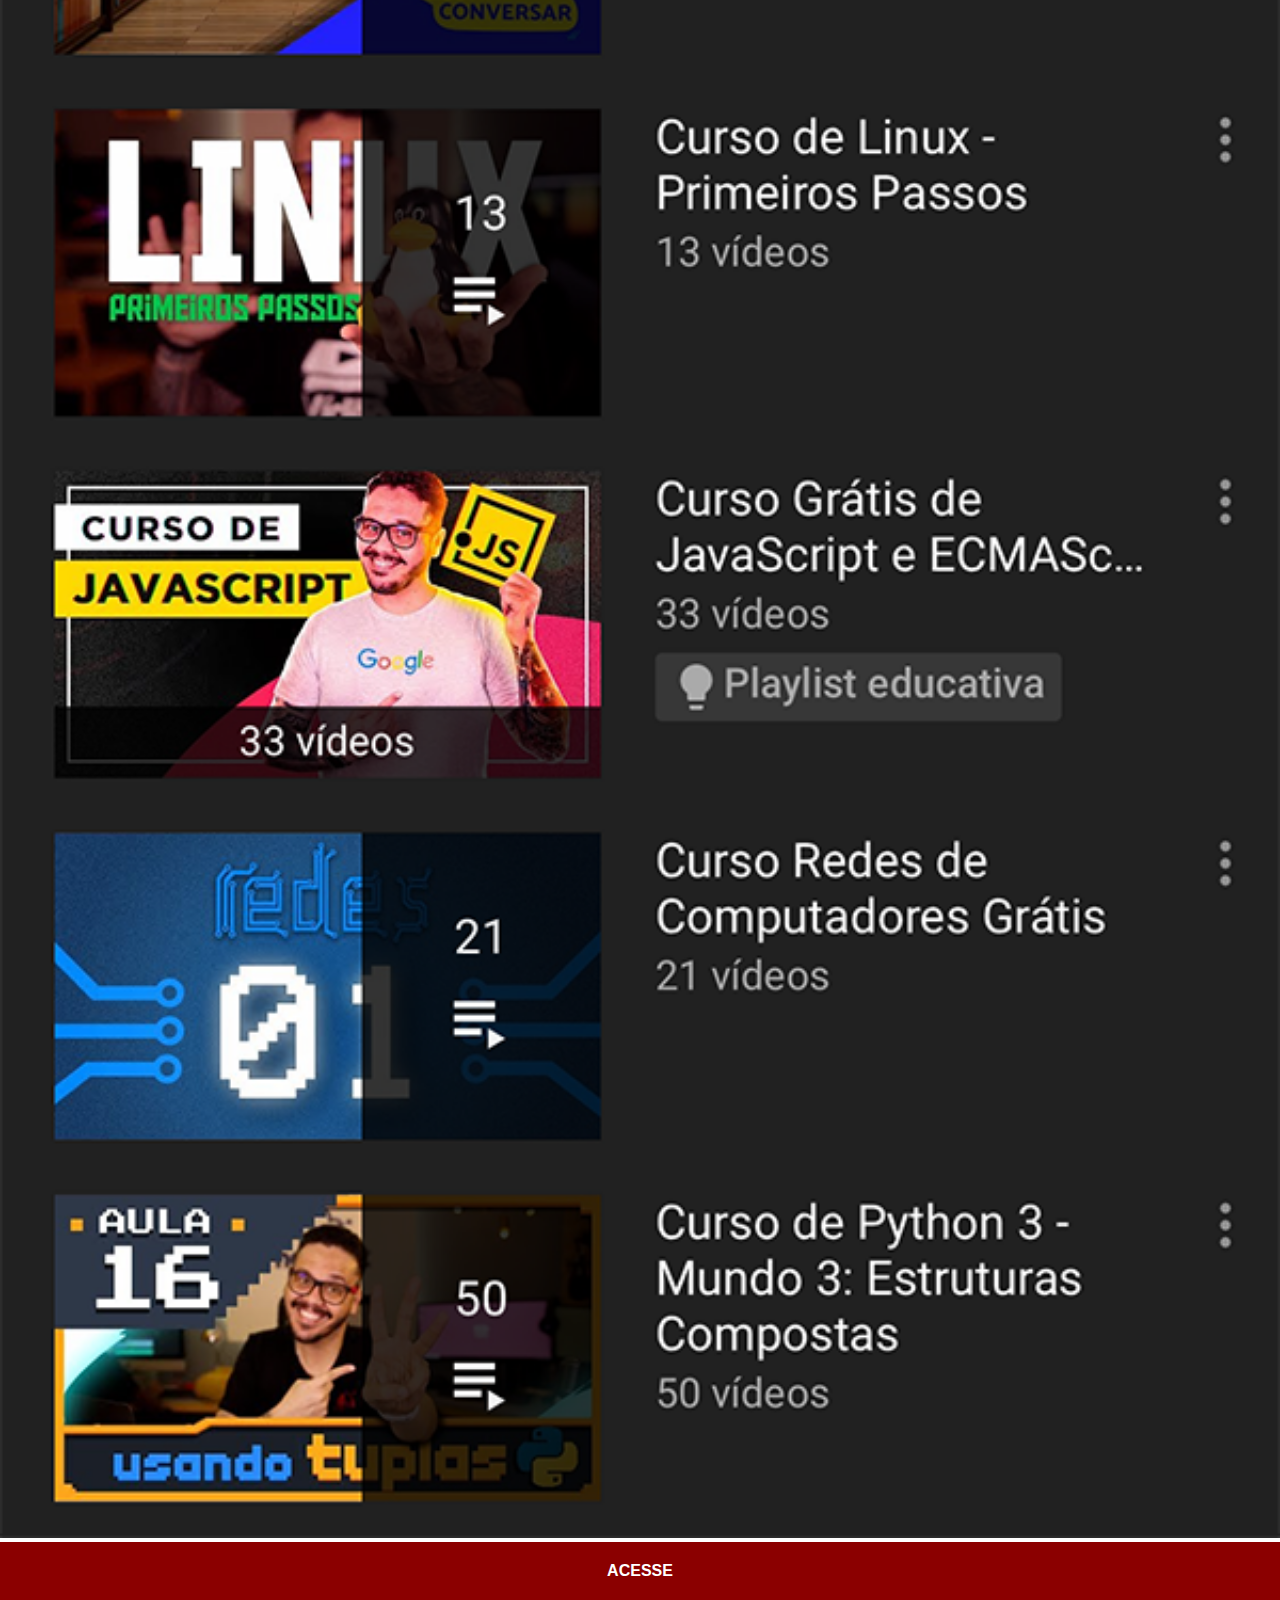
<file: youtube.html>
<!DOCTYPE html>
<html lang="pt-br">
<head>
    <meta charset="UTF-8">
    <meta name="viewport" content="width=device-width, initial-scale=1.0">
    <title>YouTube</title>
    <link rel="stylesheet" href="estilos/social.css">
</head>
<body>
    <img src="imagens/tela-youtube.png" alt="YouTube">
    <a href="https://www.youtube.com/results?search_query=curso+em+video" target="_blank"></a>
</body>
</html>
</file>
<file: estilos/style.css>
@charset "UTF-8";

*{
    margin: 0px;
    padding: 0px;
    font-family: Arial, Helvetica, sans-serif;
}

html, body{
    height: 100vh;
    width: 100vw;
    background-color: black;
}

body{
    background: url(../imagens/fundo-madeira.jpg) no-repeat top center;
    background-size: cover;
    background-attachment: fixed;
}

main{
    position: relative;
    height: 100vh;
}

section#telefone{
    position: absolute;
    top: 50%;
    left: 50%;
    transform: translate(-50%, -50%);
    height: 627px;
    width: 311px;
    background-image: url(../imagens/frame-iphone.png);
    background-repeat: no-repeat;
}

iframe#tela{
    position: relative;
    top: 80px;
    left: 22px;
    width: 267px;
    height: 471px;
}

section#redes-sociais {
    text-align: right;
}

section#redes-sociais img{
    width: 50px;
    margin: 10px;
    border-radius: 50%;
    box-shadow: 2px 2px 5px rgb(0, 0, 0, 0.400);
    box-sizing: border-box;
}

section#redes-sociais img:hover{
    border: 2px solid rgba(255, 255, 255, 0.6);
    transform: translate(-3px -3px);
    box-shadow: 5px 5px 10px rgb(0, 0, 0, 0.600);
    transition: transform 0.5s, border 1s;
}
</file>
<file: estilos/social.css>
@charset "UTF-8";
*{
    margin: 0px;
    padding: 0px;
    font-family: Arial, Helvetica, sans-serif;
}
::-webkit-scrollbar{
    width: 0px;
    height: 0px;
}
img{
    width: 100vw;   
}
a{
    display: block;
    background-color: darkred;
    color: white;
    padding: 20px;
    text-align: center;
    font-weight: bolder;
    text-decoration: none;
}
a:hover{
    background-color: red;
}
a::after{
    content: "ACESSE";
}
</file>
